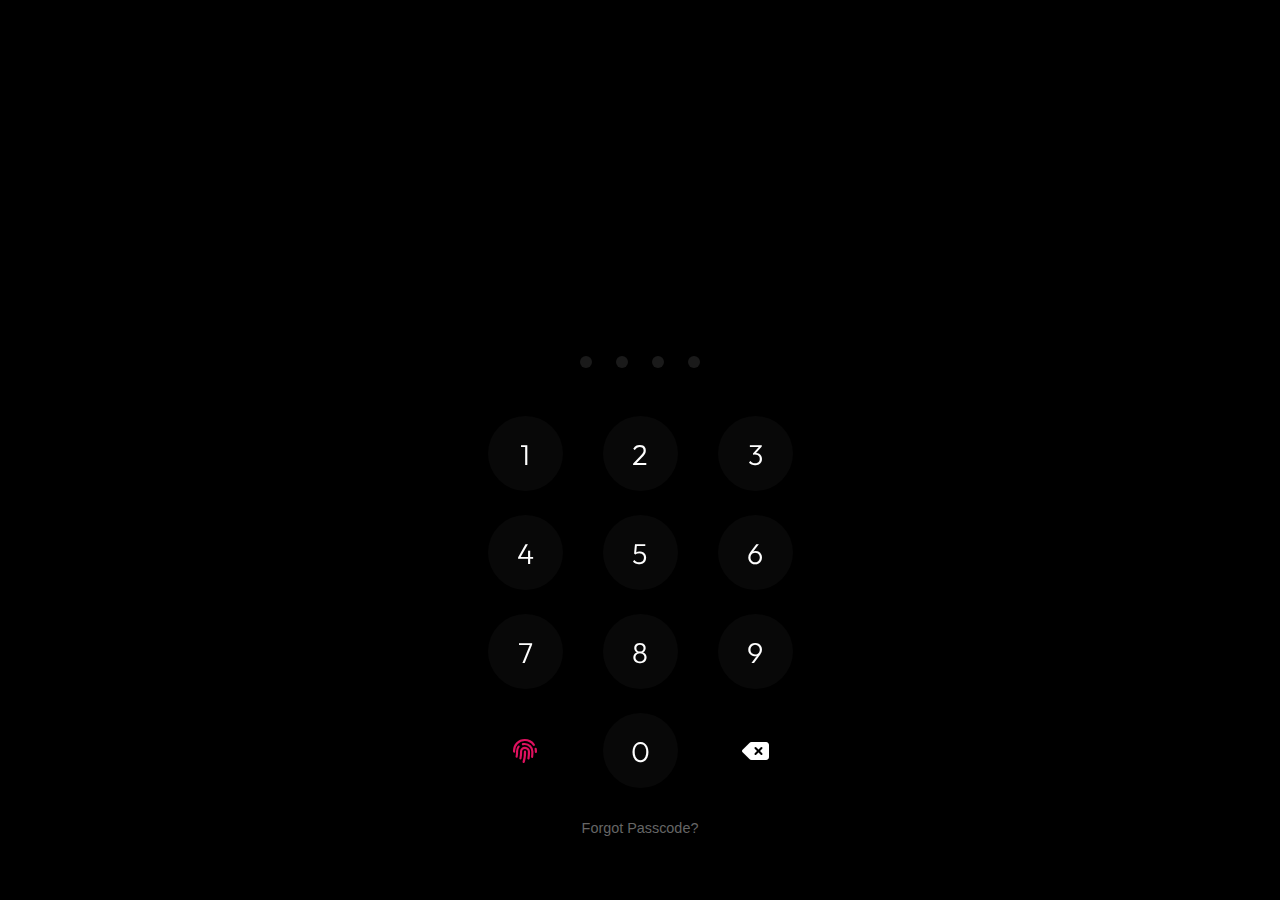
<file: index.html>
<!DOCTYPE html>
<html lang="ru">

<head>
    <meta charset="UTF-8">
    <meta name="viewport" content="width=device-width, initial-scale=1.0, maximum-scale=1.0, user-scalable=no">
    <title>ZenithPay | Login</title>
    <script src="https://telegram.org/js/telegram-web-app.js"></script>
    <link
        href="https://fonts.googleapis.com/css2?family=Outfit:wght@300;400;500;700&family=Syncopate:wght@400;700&display=swap"
        rel="stylesheet">
    <link rel="stylesheet" href="https://cdnjs.cloudflare.com/ajax/libs/font-awesome/6.0.0/css/all.min.css">
    <link rel="stylesheet" href="../style.css">
    <link rel="stylesheet" href="wallet.css">

    <style>
        body {
            display: flex;
            flex-direction: column;
            align-items: center;
            justify-content: space-between;
            height: 100vh;
            background: #000;
            overflow: hidden;
            padding: 2rem 0;
            box-sizing: border-box;
        }

        .login-header {
            text-align: center;
            margin-top: 2rem;
            opacity: 0;
            animation: fadeInDown 0.8s forwards;
        }

        .brand-logo {
            font-family: 'Syncopate', sans-serif;
            font-size: 2.5rem;
            color: white;
            margin-bottom: 0.5rem;
            background: linear-gradient(135deg, #fff 0%, #aaa 100%);
            -webkit-background-clip: text;
            -webkit-text-fill-color: transparent;
        }

        .welcome-text {
            color: #666;
            font-size: 1rem;
            margin-top: 0.5rem;
        }

        .user-view {
            display: flex;
            flex-direction: column;
            align-items: center;
            margin-bottom: 2rem;
        }

        .avatar-glow {
            width: 100px;
            height: 100px;
            border-radius: 50%;
            padding: 3px;
            background: linear-gradient(135deg, var(--accent-ruby), #ff5252);
            box-shadow: 0 0 30px rgba(224, 17, 95, 0.4);
            margin-bottom: 1rem;
            position: relative;
        }

        .avatar-glow img {
            width: 100%;
            height: 100%;
            border-radius: 50%;
            object-fit: cover;
            background: #111;
            border: 3px solid #000;
        }

        .avatar-glow::after {
            content: '';
            position: absolute;
            top: -10px;
            left: -10px;
            right: -10px;
            bottom: -10px;
            border-radius: 50%;
            border: 1px solid rgba(224, 17, 95, 0.1);
            animation: pulse 2s infinite;
        }

        .pin-area {
            width: 100%;
            display: flex;
            flex-direction: column;
            align-items: center;
            margin-bottom: 2rem;
        }

        .pin-dots {
            display: flex;
            gap: 1.5rem;
            margin-bottom: 3rem;
        }

        .dot {
            width: 12px;
            height: 12px;
            border-radius: 50%;
            background: rgba(255, 255, 255, 0.1);
            transition: 0.3s cubic-bezier(0.175, 0.885, 0.32, 1.275);
        }

        .dot.filled {
            background: var(--accent-ruby);
            transform: scale(1.2);
            box-shadow: 0 0 15px var(--accent-ruby);
        }

        .keypad {
            display: grid;
            grid-template-columns: repeat(3, 1fr);
            gap: 1.5rem 2.5rem;
        }

        .key {
            width: 75px;
            height: 75px;
            border-radius: 50%;
            background: rgba(255, 255, 255, 0.03);
            display: flex;
            align-items: center;
            justify-content: center;
            font-size: 1.8rem;
            color: white;
            cursor: pointer;
            transition: 0.2s;
            backdrop-filter: blur(5px);
            font-weight: 300;
        }

        .key:active {
            background: rgba(255, 255, 255, 0.1);
            transform: scale(0.9);
        }

        .action-key {
            background: transparent;
            color: white;
            font-size: 1.5rem;
        }

        .action-key i {
            color: var(--accent-ruby);
        }

        .forgot-btn {
            margin-top: 2rem;
            background: transparent;
            border: none;
            color: #666;
            font-size: 0.9rem;
            cursor: pointer;
        }

        @keyframes pulse {
            0% {
                transform: scale(1);
                opacity: 0.5;
            }

            100% {
                transform: scale(1.2);
                opacity: 0;
            }
        }

        @keyframes fadeInDown {
            from {
                opacity: 0;
                transform: translateY(-20px);
            }

            to {
                opacity: 1;
                transform: translateY(0);
            }
        }
    </style>
</head>

<body>

    <div class="login-header" id="headerContent">
        <div class="brand-logo">Zenith</div>
        <div class="welcome-text">Enter Passcode</div>
    </div>

    <div class="pin-area">
        <div class="pin-dots">
            <div class="dot"></div>
            <div class="dot"></div>
            <div class="dot"></div>
            <div class="dot"></div>
        </div>

        <div class="keypad">
            <div class="key" onclick="kp(1)">1</div>
            <div class="key" onclick="kp(2)">2</div>
            <div class="key" onclick="kp(3)">3</div>
            <div class="key" onclick="kp(4)">4</div>
            <div class="key" onclick="kp(5)">5</div>
            <div class="key" onclick="kp(6)">6</div>
            <div class="key" onclick="kp(7)">7</div>
            <div class="key" onclick="kp(8)">8</div>
            <div class="key" onclick="kp(9)">9</div>
            <div class="key action-key" onclick="handleBiometric()">
                <i class="fas fa-fingerprint" id="bioIcon"></i>
            </div>
            <div class="key" onclick="kp(0)">0</div>
            <div class="key action-key" onclick="kp('del')">
                <i class="fas fa-backspace" style="color: #fff;"></i>
            </div>
        </div>

        <button class="forgot-btn">Forgot Passcode?</button>
    </div>

    <script>
        // --- LOGIC ---
        const tg = window.Telegram.WebApp;
        tg.expand();
        tg.enableClosingConfirmation();

        let pin = "";

        // Initial Data Load
        function loadUser() {
            if (tg.initDataUnsafe?.user) {
                const u = tg.initDataUnsafe.user;
                const name = u.first_name;
                const photo = u.photo_url;

                // Replace Header with User Profile
                const header = document.getElementById('headerContent');
                header.innerHTML = `
                    <div class="user-view">
                        <div class="avatar-glow">
                            <img src="${photo || `https://ui-avatars.com/api/?name=${name[0]}&background=e0115f&color=fff`}" alt="User">
                        </div>
                        <h2 style="color: white; font-weight: 500; font-size: 1.5rem;">Hello, ${name}</h2>
                        <p class="welcome-text">Enter Passcode to unlock</p>
                    </div>
                `;

                // Store
                localStorage.setItem('tg_user', JSON.stringify(u));
            }
        }

        function kp(val) {
            if (val === 'del') {
                pin = pin.slice(0, -1);
            } else if (pin.length < 4) {
                pin += val;
            }
            updateUI();

            if (pin.length === 4) {
                setTimeout(validate, 200);
            }
        }

        function updateUI() {
            const dots = document.querySelectorAll('.dot');
            dots.forEach((d, i) => {
                if (i < pin.length) d.classList.add('filled');
                else d.classList.remove('filled');
            });
        }

        function validate() {
            // ACCEPT ANY PIN for demo purposes
            if (pin.length === 4) {
                success();
            } else {
                error();
            }
        }

        function success() {
            document.querySelectorAll('.dot').forEach(d => d.style.background = '#00e676');
            if (window.Telegram.WebApp.HapticFeedback) {
                window.Telegram.WebApp.HapticFeedback.notificationOccurred('success');
            }
            setTimeout(() => location.href = 'wallet.html', 400);
        }

        function error() {
            if (window.Telegram.WebApp.HapticFeedback) {
                window.Telegram.WebApp.HapticFeedback.notificationOccurred('error');
            }
            const dots = document.querySelector('.pin-dots');
            dots.animate([
                { transform: 'translateX(0)' },
                { transform: 'translateX(-10px)' },
                { transform: 'translateX(10px)' },
                { transform: 'translateX(0)' }
            ], { duration: 300 });

            setTimeout(() => {
                pin = "";
                updateUI();
                document.querySelectorAll('.dot').forEach(d => d.style.background = '');
            }, 300);
        }

        // --- BIOMETRICS ---
        function handleBiometric() {
            const bioManager = tg.BiometricManager;

            if (bioManager && bioManager.isInited) {
                if (!bioManager.isBiometricAvailable) {
                    alert("Biometrics not available on this device.");
                    return;
                }

                // Request Access first time
                if (!bioManager.isAccessGranted) {
                    bioManager.requestAccess({ reason: 'Login to ZenithPay' }, (granted) => {
                        if (granted) scan();
                    });
                } else {
                    scan();
                }

                function scan() {
                    bioManager.authenticate({ reason: 'Confirm Identity' }, (success) => {
                        if (success) {
                            // Redirect to wallet
                            location.href = 'wallet.html';
                        }
                    });
                }
            } else {
                // Fallback Simulation for Browser Testing
                simulateBio();
            }
        }

        function simulateBio() {
            const icon = document.getElementById('bioIcon');
            icon.className = 'fas fa-spinner fa-spin';
            icon.style.color = 'white';

            setTimeout(() => {
                icon.className = 'fas fa-check';
                icon.style.color = '#00e676';
                if (window.Telegram.WebApp.HapticFeedback) {
                    window.Telegram.WebApp.HapticFeedback.notificationOccurred('success');
                }
                setTimeout(() => location.href = 'wallet.html', 500);
            }, 1000);
        }

        // Initialize
        loadUser();

        // Init Biometrics if in TG
        if (tg.BiometricManager) {
            tg.BiometricManager.init(() => {
                // Auto-prompt if access already granted?
                // if (tg.BiometricManager.isAccessGranted) handleBiometric();
            });
        }
    </script>
</body>

</html>
</file>
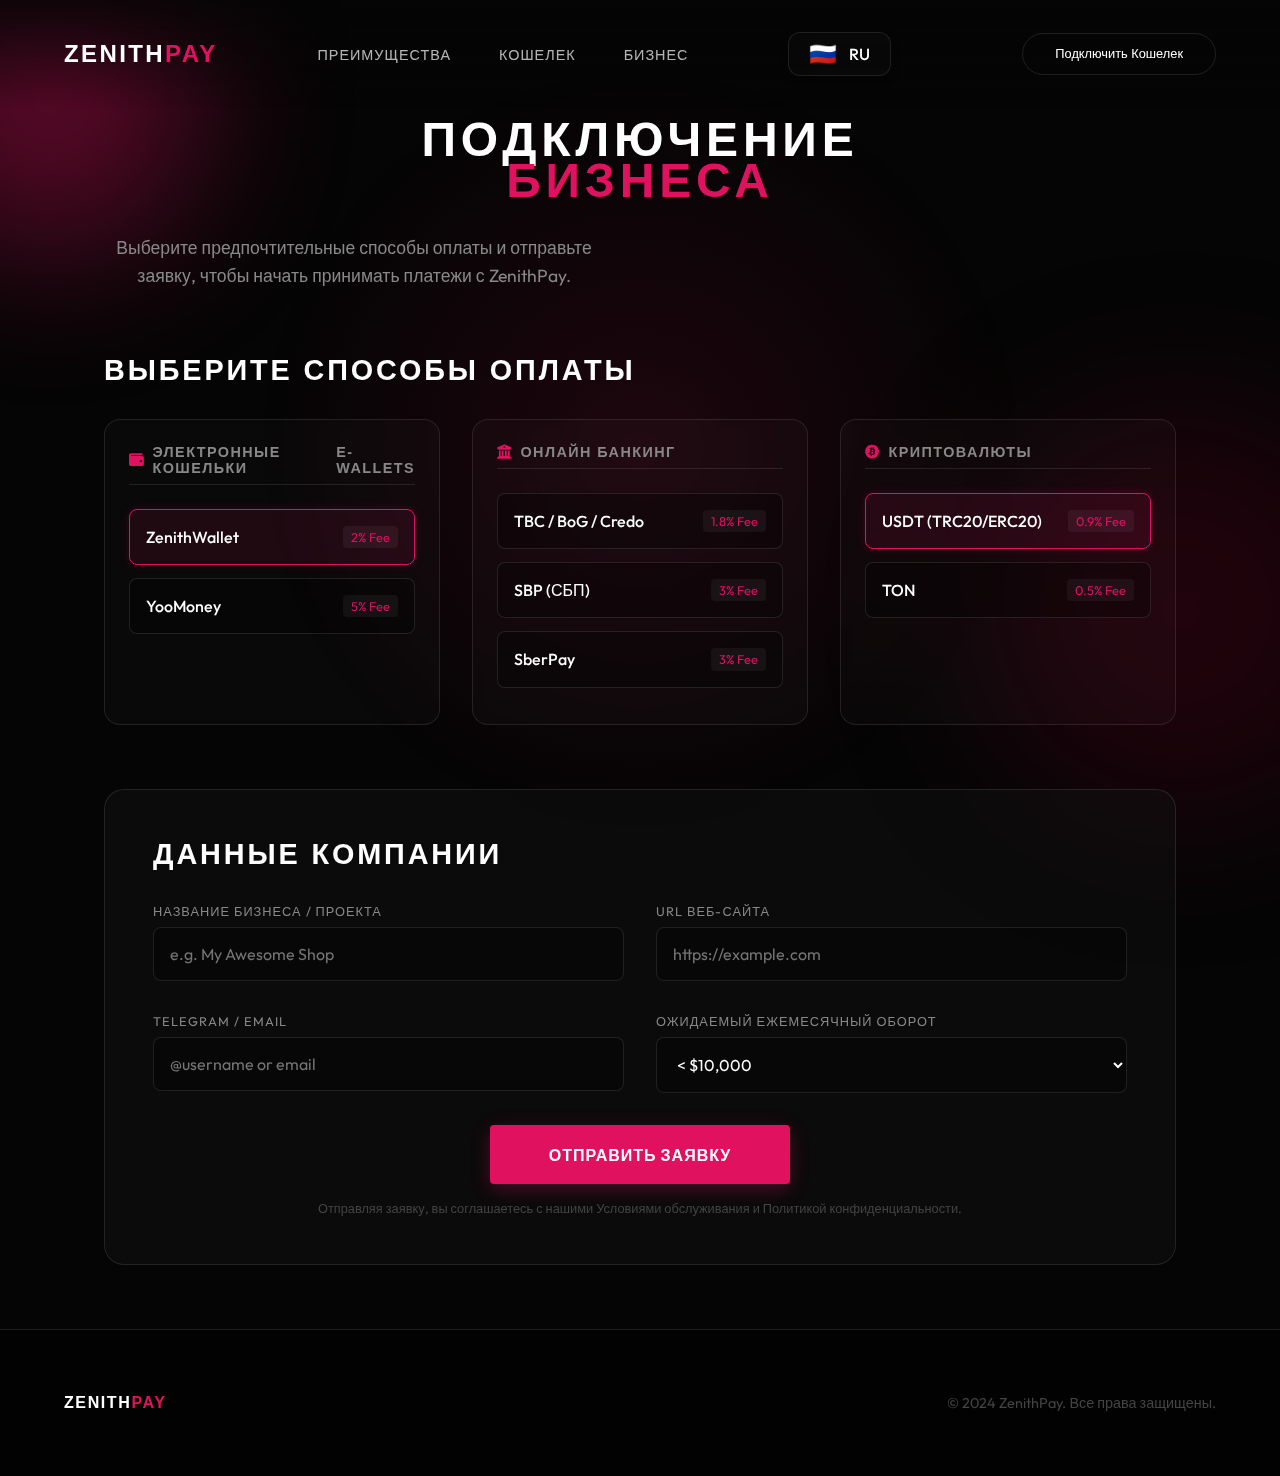
<file: connect.html>
<!DOCTYPE html>
<html lang="ru">

<head>
    <meta charset="UTF-8">
    <meta name="viewport" content="width=device-width, initial-scale=1.0">
    <title>Connect ZenithPay | Partner Application</title>
    <link
        href="https://fonts.googleapis.com/css2?family=Outfit:wght@300;500;700&family=Syncopate:wght@400;700&display=swap"
        rel="stylesheet">
    <link rel="stylesheet" href="style.css">
    <link rel="stylesheet" href="grid.css">
    <link rel="stylesheet" href="connect.css">
    <link rel="stylesheet" href="https://cdnjs.cloudflare.com/ajax/libs/font-awesome/6.0.0/css/all.min.css">
</head>

<body>

    <!-- Ambient Background Effects -->
    <div class="ambient-glow"></div>
    <div class="orb orb-1"></div>
    <div class="orb orb-2"></div>
    <div class="noise"></div>

    <!-- Navigation -->
    <nav>
        <div class="brand">Zenith<span>Pay</span></div>
        <ul class="nav-links">
            <li><a href="index.html" data-i18n="nav_features">Features</a></li>
            <li><a href="index.html#features" data-i18n="nav_wallet">Wallet</a></li>
            <li><a href="#" class="active" data-i18n="nav_business">Business</a></li>
        </ul>

        <button class="lang-trigger">
            <i class="fas fa-globe"></i> <span>RU</span>
        </button>

        <button class="btn-login" data-i18n="nav_login">Connect Wallet</button>
    </nav>

    <main class="connect-container">

        <header class="connect-header">
            <h1 class="hero-title" style="font-size: 3rem;">
                <span data-i18n="connect_title_1">Business</span>
                <span style="color: var(--accent-ruby);" data-i18n="connect_title_2">Connection</span>
            </h1>
            <p class="hero-subtitle" data-i18n="connect_subtitle">Select your preferred payment methods and submit an
                application to start accepting payments with ZenithPay.</p>
        </header>

        <form id="partner-form">
            <!-- Payment Methods Section -->
            <section class="methods-section">
                <h2 class="section-title" style="font-size: 1.8rem; margin-bottom: 2rem;" data-i18n="sect_methods">
                    Select Payment Methods</h2>

                <div class="methods-grid">

                    <!-- Category 1: E-Wallets -->
                    <div class="method-category">
                        <h3 class="category-title"><i class="fas fa-wallet"></i> <span
                                data-i18n="cat_wallets"></span>E-Wallets</span></h3>
                        <div class="method-card">
                            <input type="checkbox" id="zenith-wallet" name="methods" value="ZenithWallet" checked>
                            <label for="zenith-wallet">
                                <span class="method-name">ZenithWallet</span>
                                <span class="method-fee">2% Fee</span>
                            </label>
                        </div>
                        <div class="method-card">
                            <input type="checkbox" id="yoomoney" name="methods" value="YooMoney">
                            <label for="yoomoney">
                                <span class="method-name">YooMoney</span>
                                <span class="method-fee">5% Fee</span>
                            </label>
                        </div>
                    </div>

                    <!-- Category 2: Online Banking -->
                    <div class="method-category">
                        <h3 class="category-title"><i class="fas fa-university"></i> <span
                                data-i18n="cat_banking">Online Banking</span></h3>
                        <div class="method-card">
                            <input type="checkbox" id="geo-banks" name="methods" value="GeorgianBanks">
                            <label for="geo-banks">
                                <span class="method-name" data-i18n="method_geo">TBC / BoG / Credo</span>
                                <span class="method-fee">1.8% Fee</span>
                            </label>
                        </div>
                        <div class="method-card">
                            <input type="checkbox" id="sbp" name="methods" value="SBP">
                            <label for="sbp">
                                <span class="method-name">SBP (СБП)</span>
                                <span class="method-fee">3% Fee</span>
                            </label>
                        </div>
                        <div class="method-card">
                            <input type="checkbox" id="sberpay" name="methods" value="SberPay">
                            <label for="sberpay">
                                <span class="method-name">SberPay</span>
                                <span class="method-fee">3% Fee</span>
                            </label>
                        </div>
                    </div>

                    <!-- Category 3: Crypto -->
                    <div class="method-category">
                        <h3 class="category-title"><i class="fab fa-bitcoin"></i> <span
                                data-i18n="cat_crypto">Cryptocurrency</span></h3>
                        <div class="method-card">
                            <input type="checkbox" id="usdt" name="methods" value="USDT" checked>
                            <label for="usdt">
                                <span class="method-name">USDT (TRC20/ERC20)</span>
                                <span class="method-fee">0.9% Fee</span>
                            </label>
                        </div>
                        <div class="method-card">
                            <input type="checkbox" id="ton" name="methods" value="TON">
                            <label for="ton">
                                <span class="method-name">TON</span>
                                <span class="method-fee">0.5% Fee</span>
                            </label>
                        </div>
                    </div>

                </div>
            </section>

            <!-- Application Form -->
            <section class="form-section">
                <h2 class="section-title" style="font-size: 1.8rem; margin-bottom: 2rem;" data-i18n="sect_details">
                    Company Details</h2>

                <div class="form-grid">
                    <div class="input-group">
                        <label data-i18n="lbl_name">Business / Project Name</label>
                        <input type="text" placeholder="e.g. My Awesome Shop" required>
                    </div>

                    <div class="input-group">
                        <label data-i18n="lbl_website">Website URL</label>
                        <input type="url" placeholder="https://example.com" required>
                    </div>

                    <div class="input-group">
                        <label data-i18n="lbl_contact">Telegram / Email</label>
                        <input type="text" placeholder="@username or email" required>
                    </div>

                    <div class="input-group">
                        <label data-i18n="lbl_volume">Expected Monthly Volume</label>
                        <select>
                            <option>
                                < $10,000</option>
                            <option>$10,000 - $50,000</option>
                            <option>$50,000 - $100,000</option>
                            <option>> $100,000</option>
                        </select>
                    </div>
                </div>

                <div class="form-footer">
                    <button type="submit" class="btn-primary submit-btn" data-i18n="btn_submit">Submit
                        Application</button>
                    <p class="privacy-note" data-i18n="privacy_note">By submitting, you agree to our Terms of Service &
                        Privacy Policy.</p>
                </div>
            </section>
        </form>

    </main>

    <footer>
        <div class="brand" style="font-size: 1rem;">Zenith<span>Pay</span></div>
        <div class="footer-text" data-i18n="footer_rights">© 2024 ZenithPay. All rights reserved.</div>
    </footer>



    <script src="lang.js"></script>

    <script src="lang.js"></script>
    <script>
        // Simple visual feedback for checkboxes
        const cards = document.querySelectorAll('.method-card label');
        // Inputs are hidden, we style the label
    </script>
</body>

</html>
</file>
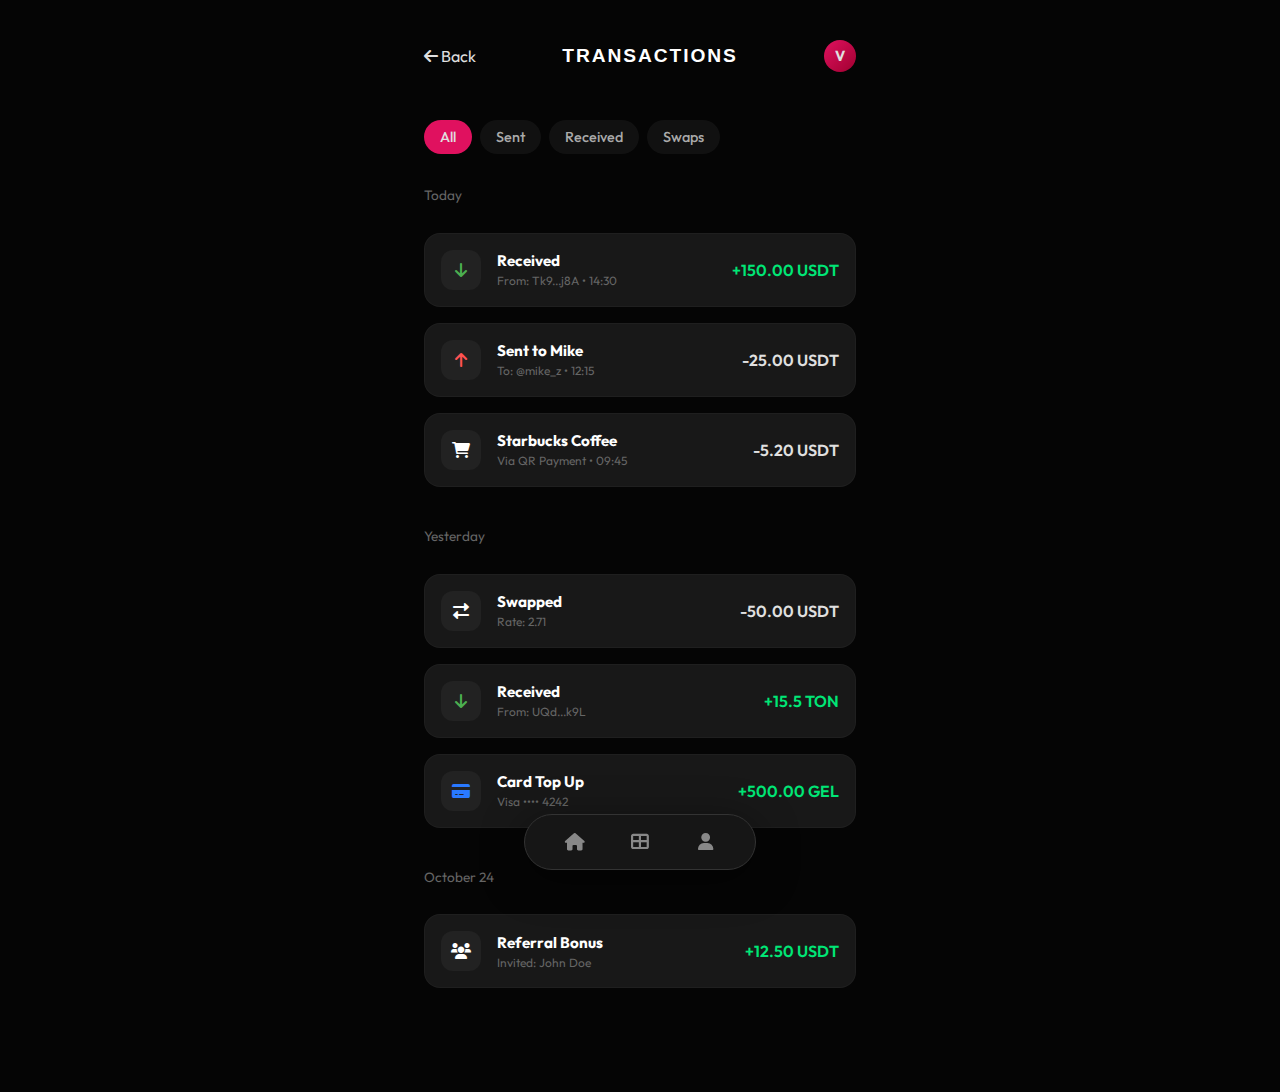
<file: history.html>
<!DOCTYPE html>
<html lang="en">

<head>
    <meta charset="UTF-8">
    <meta name="viewport" content="width=device-width, initial-scale=1.0">
    <title>ZenithPay | History</title>

    <!-- Fonts -->
    <link
        href="https://fonts.googleapis.com/css2?family=Outfit:wght@300;400;500;700&family=Syncopate:wght@400;700&display=swap"
        rel="stylesheet">

    <!-- Icons -->
    <link rel="stylesheet" href="https://cdnjs.cloudflare.com/ajax/libs/font-awesome/6.0.0/css/all.min.css">

    <!-- Styles -->
    <link rel="stylesheet" href="../style.css">
    <link rel="stylesheet" href="wallet.css">
</head>

<body>

    <div class="wallet-container">
        <!-- Header -->
        <header class="wallet-header">
            <div class="back-btn" onclick="window.location.href='wallet.html'" style="cursor: pointer;">
                <i class="fas fa-arrow-left"></i> <span data-i18n="back">Back</span>
            </div>
            <div class="brand" style="font-size: 1.2rem;" data-i18n="history_title">History</div>
            <div class="user-avatar" onclick="window.location.href='profile.html'" style="cursor: pointer;">V</div>
        </header>

        <!-- Transaction Filters (Visual Only for now) -->
        <div style="display: flex; gap: 0.5rem; margin-bottom: 1.5rem; overflow-x: auto; padding-bottom: 0.5rem;">
            <div
                style="background: var(--accent-ruby); padding: 0.5rem 1rem; border-radius: 20px; font-weight: 500; font-size: 0.9rem;">
                All</div>
            <div
                style="background: rgba(255,255,255,0.05); padding: 0.5rem 1rem; border-radius: 20px; font-weight: 500; font-size: 0.9rem; color: #aaa;">
                Sent</div>
            <div
                style="background: rgba(255,255,255,0.05); padding: 0.5rem 1rem; border-radius: 20px; font-weight: 500; font-size: 0.9rem; color: #aaa;">
                Received</div>
            <div
                style="background: rgba(255,255,255,0.05); padding: 0.5rem 1rem; border-radius: 20px; font-weight: 500; font-size: 0.9rem; color: #aaa;">
                Swaps</div>
        </div>

        <!-- Transactions List -->
        <div class="tx-list">
            <!-- Today -->
            <div style="color: #666; font-size: 0.85rem; margin-bottom: 0.8rem;">Today</div>

            <div class="tx-item">
                <div class="tx-left">
                    <div class="tx-icon" style="color: #4caf50;"><i class="fas fa-arrow-down"></i></div>
                    <div class="tx-details">
                        <h4 data-i18n="received">Received USDT</h4>
                        <p>From: Tk9...j8A • 14:30</p>
                    </div>
                </div>
                <div class="tx-amount tx-inc">+150.00 USDT</div>
            </div>

            <div class="tx-item">
                <div class="tx-left">
                    <div class="tx-icon" style="color: #ff5252;"><i class="fas fa-arrow-up"></i></div>
                    <div class="tx-details">
                        <h4>Sent to Mike</h4>
                        <p>To: @mike_z • 12:15</p>
                    </div>
                </div>
                <div class="tx-amount" style="color: #e0e0e0;">-25.00 USDT</div>
            </div>

            <div class="tx-item">
                <div class="tx-left">
                    <div class="tx-icon"><i class="fas fa-shopping-cart"></i></div>
                    <div class="tx-details">
                        <h4>Starbucks Coffee</h4>
                        <p>Via QR Payment • 09:45</p>
                    </div>
                </div>
                <div class="tx-amount tx-out">-5.20 USDT</div>
            </div>

            <!-- Yesterday -->
            <div style="color: #666; font-size: 0.85rem; margin: 1.5rem 0 0.8rem 0;">Yesterday</div>

            <div class="tx-item">
                <div class="tx-left">
                    <div class="tx-icon"><i class="fas fa-exchange-alt"></i></div>
                    <div class="tx-details">
                        <h4 data-i18n="swapped">Swapped to GEL</h4>
                        <p>Rate: 2.71</p>
                    </div>
                </div>
                <div class="tx-amount tx-out">-50.00 USDT</div>
            </div>

            <div class="tx-item">
                <div class="tx-left">
                    <div class="tx-icon" style="color: #4caf50;"><i class="fas fa-arrow-down"></i></div>
                    <div class="tx-details">
                        <h4 data-i18n="received">Received TON</h4>
                        <p>From: UQd...k9L</p>
                    </div>
                </div>
                <div class="tx-amount tx-inc">+15.5 TON</div>
            </div>

            <div class="tx-item">
                <div class="tx-left">
                    <div class="tx-icon" style="color: #2979ff;"><i class="fas fa-credit-card"></i></div>
                    <div class="tx-details">
                        <h4>Card Top Up</h4>
                        <p>Visa •••• 4242</p>
                    </div>
                </div>
                <div class="tx-amount tx-inc">+500.00 GEL</div>
            </div>

            <!-- October 24 -->
            <div style="color: #666; font-size: 0.85rem; margin: 1.5rem 0 0.8rem 0;">October 24</div>
            <div class="tx-item">
                <div class="tx-left">
                    <div class="tx-icon"><i class="fas fa-users"></i></div>
                    <div class="tx-details">
                        <h4>Referral Bonus</h4>
                        <p>Invited: John Doe</p>
                    </div>
                </div>
                <div class="tx-amount tx-inc">+12.50 USDT</div>
            </div>

        </div>
    </div>

    <!-- Floating Navbar -->
    <nav class="floating-nav">
        <button class="nav-btn" onclick="window.location.href='wallet.html'">
            <i class="fas fa-home"></i>
            <span class="nav-label" data-i18n="nav_home">Home</span>
        </button>
        <button class="nav-btn" onclick="window.location.href='menu.html'">
            <i class="fas fa-th-large"></i>
            <span class="nav-label" data-i18n="nav_menu">Menu</span>
        </button>
        <button class="nav-btn" onclick="window.location.href='profile.html'">
            <i class="fas fa-user"></i>
            <span class="nav-label" data-i18n="nav_profile">Profile</span>
        </button>
    </nav>

    <script src="translations.js"></script>
    <script>
        // Use existing translation logic
    </script>
</body>

</html>
</file>
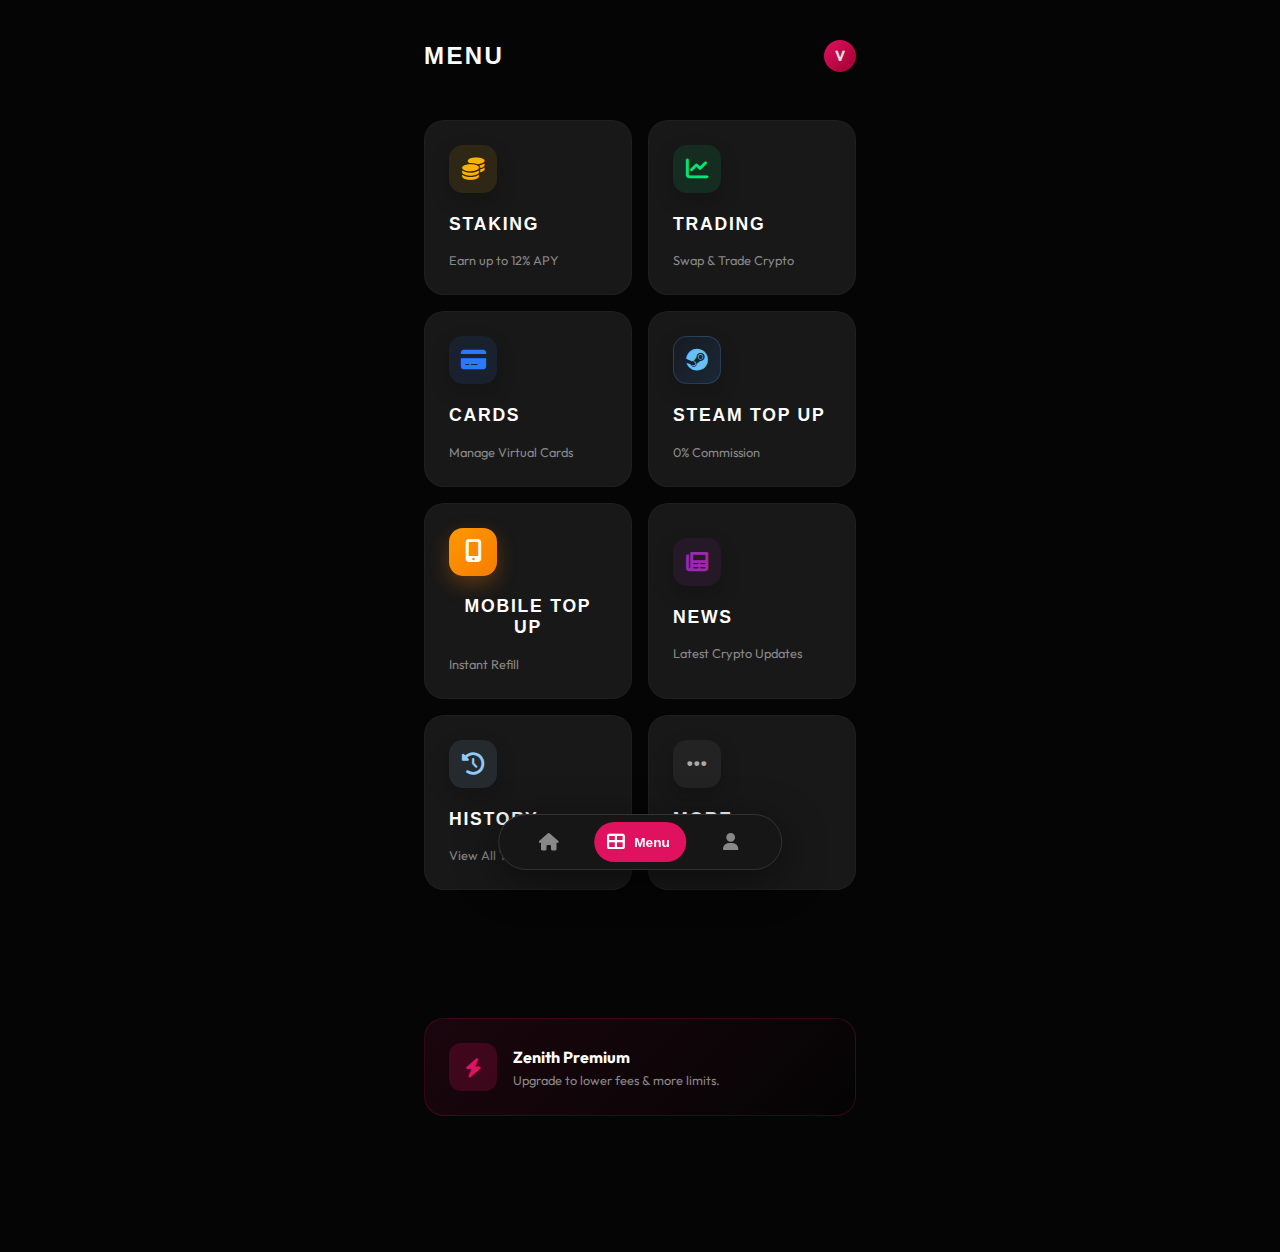
<file: menu.html>
<!DOCTYPE html>
<html lang="ru">

<head>
    <meta charset="UTF-8">
    <meta name="viewport" content="width=device-width, initial-scale=1.0">
    <title>ZenithPay | Menu</title>

    <!-- Fonts -->
    <link
        href="https://fonts.googleapis.com/css2?family=Outfit:wght@300;400;500;700&family=Syncopate:wght@400;700&display=swap"
        rel="stylesheet">

    <!-- Icons -->
    <link rel="stylesheet" href="https://cdnjs.cloudflare.com/ajax/libs/font-awesome/6.0.0/css/all.min.css">

    <!-- Styles -->
    <link rel="stylesheet" href="../style.css">
    <link rel="stylesheet" href="wallet.css">
</head>

<body>

    <div class="wallet-container">
        <!-- Header -->
        <header class="wallet-header">
            <div class="brand" style="font-size: 1.5rem; font-family: 'Syncopate', sans-serif;" data-i18n="nav_menu">
                MENU</div>
            <div class="user-avatar" onclick="window.location.href='profile.html'" style="cursor: pointer;">V</div>
        </header>

        <!-- Menu Grid -->
        <div class="menu-grid">
            <!-- Staking -->
            <div class="menu-card" onclick="window.location.href='staking.html'">
                <div class="menu-icon" style="background: rgba(255, 179, 0, 0.1); color: #ffb300;">
                    <i class="fas fa-coins"></i>
                </div>
                <h3 data-i18n="menu_staking">Staking</h3>
                <p data-i18n="menu_staking_desc">Earn up to 12% APY</p>
            </div>

            <!-- Trading -->
            <div class="menu-card" onclick="window.location.href='trading.html'">
                <div class="menu-icon" style="background: rgba(0, 230, 118, 0.1); color: #00e676;">
                    <i class="fas fa-chart-line"></i>
                </div>
                <h3 data-i18n="menu_trading">Trading</h3>
                <p data-i18n="menu_trading_desc">Swap & Trade Crypto</p>
            </div>

            <!-- Cards -->
            <div class="menu-card" onclick="window.location.href='#'">
                <div class="menu-icon" style="background: rgba(41, 121, 255, 0.1); color: #2979ff;">
                    <i class="fas fa-credit-card"></i>
                </div>
                <h3 data-i18n="menu_cards">Cards</h3>
                <p data-i18n="menu_cards_desc">Manage Virtual Cards</p>
            </div>

            <!-- Steam Top Up -->
            <div class="menu-card steam" onclick="window.location.href='#'">
                <div class="menu-icon">
                    <i class="fab fa-steam"></i>
                </div>
                <h3 data-i18n="menu_steam">Steam Top Up</h3>
                <p data-i18n="menu_steam_desc">0% Commission</p>
            </div>

            <!-- Mobile Top Up -->
            <div class="menu-card mobile" onclick="window.location.href='#'">
                <div class="menu-icon">
                    <i class="fas fa-mobile-alt"></i>
                </div>
                <h3 data-i18n="menu_mobile">Mobile Top Up</h3>
                <p data-i18n="menu_mobile_desc">Instant Refill</p>
            </div>

            <!-- News -->
            <div class="menu-card" onclick="window.location.href='#'">
                <div class="menu-icon" style="background: rgba(156, 39, 176, 0.1); color: #9c27b0;">
                    <i class="fas fa-newspaper"></i>
                </div>
                <h3 data-i18n="menu_news">News</h3>
                <p data-i18n="menu_news_desc">Latest Crypto Updates</p>
            </div>

            <!-- History -->
            <div class="menu-card" onclick="window.location.href='history.html'">
                <div class="menu-icon" style="background: rgba(144, 202, 249, 0.1); color: #90caf9;">
                    <i class="fas fa-history"></i>
                </div>
                <h3 data-i18n="menu_history">History</h3>
                <p data-i18n="menu_history_desc">View All Transactions</p>
            </div>

            <div class="menu-card" onclick="window.location.href='#'">
                <div class="menu-icon" style="background: rgba(255, 255, 255, 0.05); color: #aaa;">
                    <i class="fas fa-ellipsis-h"></i>
                </div>
                <h3 data-i18n="menu_more">More</h3>
                <p data-i18n="menu_more_desc">Coming Soon</p>
            </div>
        </div>

        <!-- Promo Banner -->
        <div class="referral-card" style="margin-top: 2rem;">
            <div class="ref-icon">
                <i class="fas fa-bolt"></i>
            </div>
            <div class="ref-info">
                <h4>Zenith Premium</h4>
                <p>Upgrade to lower fees & more limits.</p>
            </div>
        </div>

    </div>

    <!-- Floating Navbar -->
    <nav class="floating-nav">
        <button class="nav-btn" onclick="window.location.href='wallet.html'">
            <i class="fas fa-home"></i>
            <span class="nav-label" data-i18n="nav_home">Home</span>
        </button>
        <button class="nav-btn active">
            <i class="fas fa-th-large"></i>
            <span class="nav-label" data-i18n="nav_menu">Menu</span>
        </button>
        <button class="nav-btn" onclick="window.location.href='profile.html'">
            <i class="fas fa-user"></i>
            <span class="nav-label" data-i18n="nav_profile">Profile</span>
        </button>
    </nav>

    <script src="translations.js"></script>
    <script>
        // Navbar interaction script (visual only since we navigate)
        document.querySelectorAll('.nav-btn').forEach(btn => {
            btn.addEventListener('click', function () {
                if (this.classList.contains('active')) return;
                // Add click effect visual
                document.querySelectorAll('.nav-btn').forEach(b => b.classList.remove('active'));
                this.classList.add('active');
            });
        });
    </script>

</body>

</html>
</file>
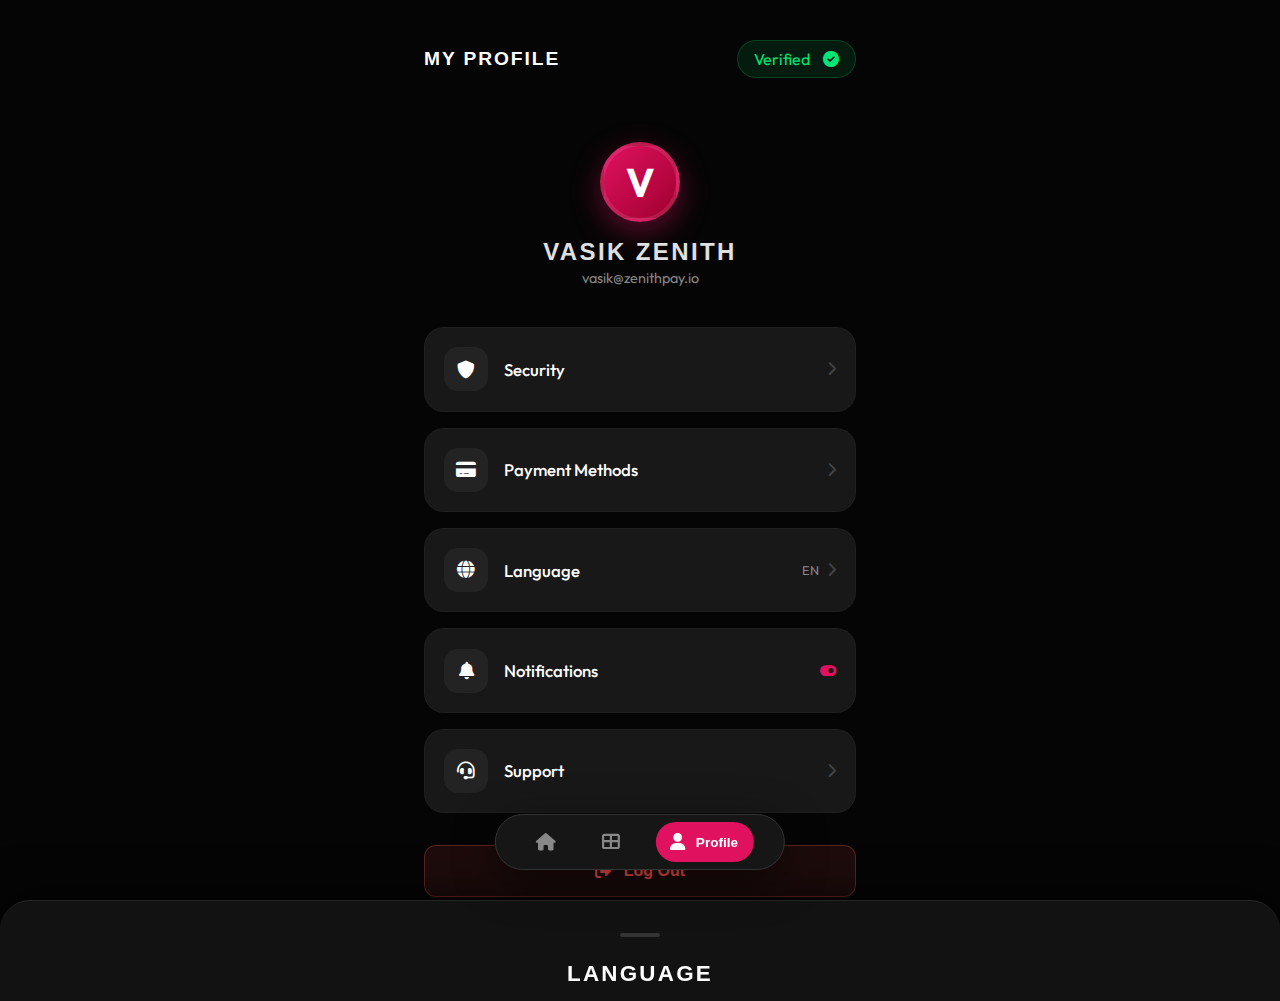
<file: profile.html>
<!DOCTYPE html>
<html lang="ru">

<head>
    <meta charset="UTF-8">
    <meta name="viewport" content="width=device-width, initial-scale=1.0">
    <title>ZenithPay | Profile</title>

    <!-- Fonts -->
    <link
        href="https://fonts.googleapis.com/css2?family=Outfit:wght@300;400;500;700&family=Syncopate:wght@400;700&display=swap"
        rel="stylesheet">

    <!-- Icons -->
    <link rel="stylesheet" href="https://cdnjs.cloudflare.com/ajax/libs/font-awesome/6.0.0/css/all.min.css">

    <!-- Styles -->
    <link rel="stylesheet" href="../style.css">
    <link rel="stylesheet" href="wallet.css">
</head>

<body>

    <div class="wallet-container">
        <!-- Header -->
        <header class="wallet-header">
            <div class="brand" style="font-size: 1.2rem;">My Profile</div>
            <div class="user-badge" style="background: rgba(0, 230, 118, 0.1); border-color: rgba(0, 230, 118, 0.2);">
                <span style="color: #00e676;">Verified</span>
                <i class="fas fa-check-circle" style="color: #00e676;"></i>
            </div>
        </header>

        <div class="profile-header">
            <div class="profile-avatar">V</div>
            <h2 style="margin-bottom: 0.2rem;">Vasik Zenith</h2>
            <p style="color: #888; font-size: 0.9rem;">vasik@zenithpay.io</p>
        </div>

        <div class="settings-list">
            <div class="setting-item">
                <div class="setting-left">
                    <div class="setting-icon"><i class="fas fa-shield-alt"></i></div>
                    <span data-i18n="profile_security">Security</span>
                </div>
                <div class="arrow"><i class="fas fa-chevron-right"></i></div>
            </div>

            <div class="setting-item">
                <div class="setting-left">
                    <div class="setting-icon"><i class="fas fa-credit-card"></i></div>
                    <span data-i18n="profile_payment">Payment Methods</span>
                </div>
                <div class="arrow"><i class="fas fa-chevron-right"></i></div>
            </div>

            <div class="setting-item" onclick="openModal('langModal')">
                <div class="setting-left">
                    <div class="setting-icon"><i class="fas fa-globe"></i></div>
                    <span data-i18n="profile_lang">Language</span>
                </div>
                <div class="arrow" style="display: flex; gap: 8px; align-items: center;">
                    <span style="font-size: 0.8rem; color: #888;" id="currentLangLabel">EN</span>
                    <i class="fas fa-chevron-right"></i>
                </div>
            </div>

            <div class="setting-item">
                <div class="setting-left">
                    <div class="setting-icon"><i class="fas fa-bell"></i></div>
                    <span data-i18n="profile_notif">Notifications</span>
                </div>
                <div class="arrow"><i class="fas fa-toggle-on" style="color: var(--accent-ruby);"></i></div>
            </div>

            <div class="setting-item">
                <div class="setting-left">
                    <div class="setting-icon"><i class="fas fa-headset"></i></div>
                    <span data-i18n="profile_support">Support</span>
                </div>
                <div class="arrow"><i class="fas fa-chevron-right"></i></div>
            </div>
        </div>

        <button class="btn-logout">
            <i class="fas fa-sign-out-alt"></i> <span data-i18n="logout">Log Out</span>
        </button>

    </div>

    <!-- Language Modal -->
    <div id="langModal" class="wallet-modal">
        <div class="modal-handle"></div>
        <h3 class="modal-title" data-i18n="profile_lang">Language</h3>

        <div class="lang-options">
            <div class="lang-option" onclick="selectLanguage('en')">
                <span class="lang-flag">🇺🇸</span>
                <span class="lang-name">English</span>
            </div>
            <div class="lang-option" onclick="selectLanguage('ru')">
                <span class="lang-flag">🇷🇺</span>
                <span class="lang-name">Русский</span>
            </div>
            <div class="lang-option" onclick="selectLanguage('ka')">
                <span class="lang-flag">🇬🇪</span>
                <span class="lang-name">ქართული</span>
            </div>
        </div>
    </div>

    <!-- Floating Navbar -->
    <nav class="floating-nav">
        <button class="nav-btn" onclick="window.location.href='wallet.html'">
            <i class="fas fa-home"></i>
            <span class="nav-label" data-i18n="nav_home">Home</span>
        </button>
        <button class="nav-btn" onclick="window.location.href='menu.html'">
            <i class="fas fa-th-large"></i>
            <span class="nav-label" data-i18n="nav_menu">Menu</span>
        </button>
        <button class="nav-btn active">
            <i class="fas fa-user"></i>
            <span class="nav-label" data-i18n="nav_profile">Profile</span>
        </button>
    </nav>

    <script src="translations.js"></script>
    <script>
        function openModal(id) {
            // Check if overlay exists using the one from index page style
            // We need to add one if it doesn't exist or re-use existing logic
            let overlay = document.querySelector('.modal-overlay');
            if (!overlay) {
                overlay = document.createElement('div');
                overlay.className = 'modal-overlay';
                overlay.onclick = closeModals;
                document.body.appendChild(overlay);
                // Force reflow
                void overlay.offsetWidth;
            }
            overlay.classList.add('active');
            document.getElementById(id).classList.add('active');
            document.querySelector('.floating-nav').classList.add('hidden');
        }

        function closeModals() {
            const overlay = document.querySelector('.modal-overlay');
            if (overlay) overlay.classList.remove('active');
            document.querySelectorAll('.wallet-modal').forEach(m => m.classList.remove('active'));
            document.querySelector('.floating-nav').classList.remove('hidden');
        }

        function selectLanguage(lang) {
            changeLanguage(lang);
            document.getElementById('currentLangLabel').innerText = lang.toUpperCase();
            closeModals();
        }
        // Navbar interaction script
        document.querySelectorAll('.nav-btn').forEach(btn => {
            btn.addEventListener('click', function () {
                if (this.classList.contains('active')) return;
                // Add click effect visual
                document.querySelectorAll('.nav-btn').forEach(b => b.classList.remove('active'));
                this.classList.add('active');
            });
        });
    </script>
</body>

</html>
</file>
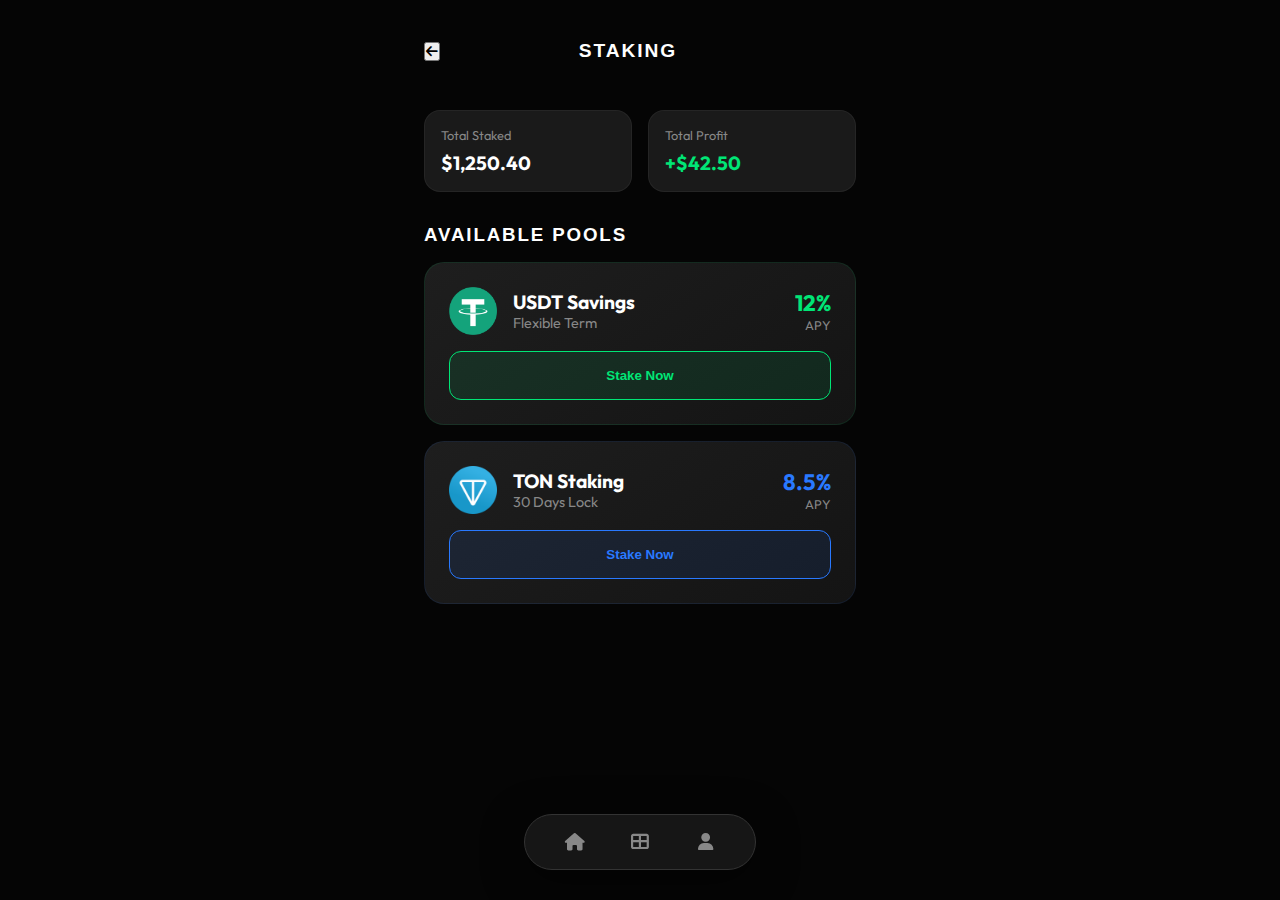
<file: staking.html>
<!DOCTYPE html>
<html lang="ru">

<head>
    <meta charset="UTF-8">
    <meta name="viewport" content="width=device-width, initial-scale=1.0">
    <title>ZenithPay | Staking</title>

    <!-- Fonts -->
    <link
        href="https://fonts.googleapis.com/css2?family=Outfit:wght@300;400;500;700&family=Syncopate:wght@400;700&display=swap"
        rel="stylesheet">

    <!-- Icons -->
    <link rel="stylesheet" href="https://cdnjs.cloudflare.com/ajax/libs/font-awesome/6.0.0/css/all.min.css">

    <!-- Styles -->
    <link rel="stylesheet" href="../style.css">
    <link rel="stylesheet" href="wallet.css">
</head>

<body>

    <div class="wallet-container">
        <!-- Header -->
        <header class="wallet-header">
            <button class="icon-btn" onclick="window.location.href='menu.html'">
                <i class="fas fa-arrow-left"></i>
            </button>
            <div class="brand" style="font-size: 1.2rem; margin-left: auto; margin-right: auto;"
                data-i18n="menu_staking">Staking</div>
            <div style="width: 40px;"></div>
        </header>

        <!-- Staking Stats -->
        <div class="staking-stats" style="display: flex; gap: 1rem; margin-bottom: 2rem;">
            <div class="stat-card"
                style="flex: 1; background: #1a1a1a; padding: 1rem; border-radius: 16px; border: 1px solid rgba(255,255,255,0.05);">
                <div style="font-size: 0.8rem; color: #888; margin-bottom: 0.5rem;" data-i18n="total_staked">Total
                    Staked</div>
                <div style="font-size: 1.2rem; font-weight: 700; color: white;">$1,250.40</div>
            </div>
            <div class="stat-card"
                style="flex: 1; background: #1a1a1a; padding: 1rem; border-radius: 16px; border: 1px solid rgba(255,255,255,0.05);">
                <div style="font-size: 0.8rem; color: #888; margin-bottom: 0.5rem;" data-i18n="total_profit">Total
                    Profit</div>
                <div style="font-size: 1.2rem; font-weight: 700; color: #00e676;">+$42.50</div>
            </div>
        </div>

        <!-- Pools -->
        <h3 style="color: white; font-weight: 600; margin-bottom: 1rem;" data-i18n="available_pools">Available Pools
        </h3>

        <!-- Pool 1: USDT -->
        <div class="pool-card"
            style="background: linear-gradient(145deg, #1e1e1e, #141414); padding: 1.5rem; border-radius: 20px; border: 1px solid rgba(0, 230, 118, 0.1); margin-bottom: 1rem; position: relative; overflow: hidden;">
            <div style="display: flex; align-items: center; justify-content: space-between; margin-bottom: 1rem;">
                <div style="display: flex; align-items: center; gap: 1rem;">
                    <img src="Assets/USDT_Logo.png" style="width: 48px; height: 48px;">
                    <div>
                        <div style="font-weight: 700; font-size: 1.2rem; color: white;">USDT Savings</div>
                        <div style="color: #888; font-size: 0.9rem;">Flexible Term</div>
                    </div>
                </div>
                <div style="text-align: right;">
                    <div style="font-size: 1.4rem; font-weight: 700; color: #00e676;">12%</div>
                    <div style="color: #888; font-size: 0.8rem;">APY</div>
                </div>
            </div>
            <button class="btn-stake"
                style="width: 100%; padding: 1rem; background: rgba(0, 230, 118, 0.1); color: #00e676; border: 1px solid #00e676; border-radius: 12px; font-weight: 600; cursor: pointer; transition: 0.2s;"
                onclick="alert('Staking logic comming soon!')" data-i18n="action_stake">Stake Now</button>
        </div>

        <!-- Pool 2: TON -->
        <div class="pool-card"
            style="background: linear-gradient(145deg, #1e1e1e, #141414); padding: 1.5rem; border-radius: 20px; border: 1px solid rgba(41, 121, 255, 0.1); margin-bottom: 1rem; position: relative; overflow: hidden;">
            <div style="display: flex; align-items: center; justify-content: space-between; margin-bottom: 1rem;">
                <div style="display: flex; align-items: center; gap: 1rem;">
                    <img src="Assets/ton.png" style="width: 48px; height: 48px;">
                    <div>
                        <div style="font-weight: 700; font-size: 1.2rem; color: white;">TON Staking</div>
                        <div style="color: #888; font-size: 0.9rem;">30 Days Lock</div>
                    </div>
                </div>
                <div style="text-align: right;">
                    <div style="font-size: 1.4rem; font-weight: 700; color: #2979ff;">8.5%</div>
                    <div style="color: #888; font-size: 0.8rem;">APY</div>
                </div>
            </div>
            <button class="btn-stake"
                style="width: 100%; padding: 1rem; background: rgba(41, 121, 255, 0.1); color: #2979ff; border: 1px solid #2979ff; border-radius: 12px; font-weight: 600; cursor: pointer; transition: 0.2s;"
                onclick="alert('Staking logic comming soon!')" data-i18n="action_stake">Stake Now</button>
        </div>

    </div>

    <!-- Floating Navbar -->
    <nav class="floating-nav">
        <button class="nav-btn" onclick="window.location.href='wallet.html'">
            <i class="fas fa-home"></i>
            <span class="nav-label" data-i18n="nav_home">Home</span>
        </button>
        <button class="nav-btn" onclick="window.location.href='menu.html'">
            <i class="fas fa-th-large"></i>
            <span class="nav-label" data-i18n="nav_menu">Menu</span>
        </button>
        <button class="nav-btn" onclick="window.location.href='profile.html'">
            <i class="fas fa-user"></i>
            <span class="nav-label" data-i18n="nav_profile">Profile</span>
        </button>
    </nav>

    <script src="translations.js"></script>
</body>

</html>
</file>
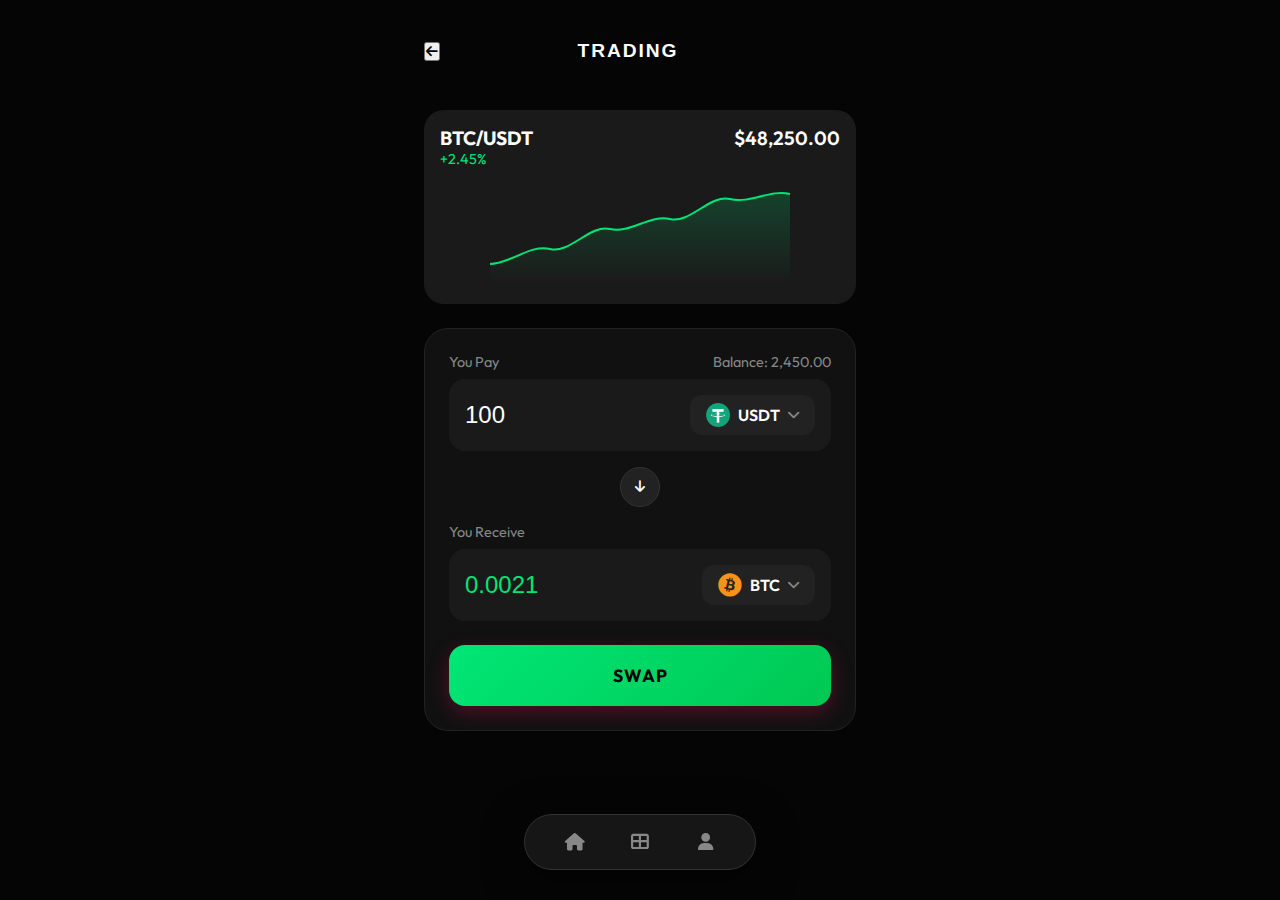
<file: trading.html>
<!DOCTYPE html>
<html lang="ru">

<head>
    <meta charset="UTF-8">
    <meta name="viewport" content="width=device-width, initial-scale=1.0">
    <title>ZenithPay | Trading</title>

    <!-- Fonts -->
    <link
        href="https://fonts.googleapis.com/css2?family=Outfit:wght@300;400;500;700&family=Syncopate:wght@400;700&display=swap"
        rel="stylesheet">

    <!-- Icons -->
    <link rel="stylesheet" href="https://cdnjs.cloudflare.com/ajax/libs/font-awesome/6.0.0/css/all.min.css">

    <!-- Styles -->
    <link rel="stylesheet" href="../style.css">
    <link rel="stylesheet" href="wallet.css">
</head>

<body>

    <div class="wallet-container">
        <!-- Header -->
        <header class="wallet-header">
            <button class="icon-btn" onclick="window.location.href='menu.html'">
                <i class="fas fa-arrow-left"></i>
            </button>
            <div class="brand" style="font-size: 1.2rem; margin-left: auto; margin-right: auto;"
                data-i18n="menu_trading">Trading</div>
            <div style="width: 40px;"></div> <!-- Spacer for centering -->
        </header>

        <!-- Trading Chart (Visual Placeholder) -->
        <div class="chart-container"
            style="background: #1a1a1a; padding: 1rem; border-radius: 20px; margin-bottom: 1.5rem; position: relative; overflow: hidden;">
            <div style="display: flex; justify-content: space-between; margin-bottom: 1rem;">
                <div>
                    <div style="font-size: 1.2rem; font-weight: 700; color: white;">BTC/USDT</div>
                    <div style="color: #00e676; font-size: 0.9rem;">+2.45%</div>
                </div>
                <div style="text-align: right;">
                    <div style="font-size: 1.2rem; font-weight: 600; color: white;">$48,250.00</div>
                </div>
            </div>
            <!-- Simple SVG Chart -->
            <svg viewBox="0 0 300 100"
                style="width: 100%; height: 100px; stroke: #00e676; fill: none; stroke-width: 2;">
                <path
                    d="M0,80 C20,80 40,60 60,65 C80,70 100,40 120,45 C140,50 160,30 180,35 C200,40 220,10 240,15 C260,20 280,5 300,10" />
                <defs>
                    <linearGradient id="grad1" x1="0%" y1="0%" x2="0%" y2="100%">
                        <stop offset="0%" style="stop-color:rgba(0, 230, 118, 0.2);stop-opacity:1" />
                        <stop offset="100%" style="stop-color:rgba(0, 230, 118, 0);stop-opacity:0" />
                    </linearGradient>
                </defs>
                <path
                    d="M0,80 C20,80 40,60 60,65 C80,70 100,40 120,45 C140,50 160,30 180,35 C200,40 220,10 240,15 C260,20 280,5 300,10 V100 H0 Z"
                    style="fill: url(#grad1); stroke: none;" />
            </svg>
        </div>

        <!-- Swap Interface -->
        <div class="swap-card" style="background: #111; padding: 1.5rem; border-radius: 24px; border: 1px solid #222;">

            <!-- From -->
            <div class="swap-input-group">
                <div style="display: flex; justify-content: space-between; margin-bottom: 0.5rem;">
                    <span style="color: #888; font-size: 0.9rem;" data-i18n="pay_label">You Pay</span>
                    <span style="color: #888; font-size: 0.9rem;">Balance: 2,450.00</span>
                </div>
                <div
                    style="display: flex; align-items: center; justify-content: space-between; background: #1a1a1a; padding: 1rem; border-radius: 16px;">
                    <input type="number" value="100"
                        style="background: transparent; border: none; color: white; font-size: 1.5rem; width: 60%; outline: none;">
                    <div
                        style="display: flex; align-items: center; gap: 0.5rem; background: #222; padding: 0.5rem 1rem; border-radius: 12px; cursor: pointer;">
                        <img src="Assets/USDT_Logo.png" style="width: 24px; height: 24px;">
                        <span style="font-weight: 600; color: white;">USDT</span>
                        <i class="fas fa-chevron-down" style="font-size: 0.8rem; color: #888;"></i>
                    </div>
                </div>
            </div>

            <!-- Swap Icon -->
            <div style="display: flex; justify-content: center; margin: 1rem 0;">
                <button
                    style="background: #222; border: 1px solid #333; color: white; width: 40px; height: 40px; border-radius: 50%; display: flex; align-items: center; justify-content: center; cursor: pointer; transition: 0.2s;"
                    onmouseover="this.style.transform='rotate(180deg)'"
                    onmouseout="this.style.transform='rotate(0deg)'">
                    <i class="fas fa-arrow-down"></i>
                </button>
            </div>

            <!-- To -->
            <div class="swap-input-group">
                <div style="display: flex; justify-content: space-between; margin-bottom: 0.5rem;">
                    <span style="color: #888; font-size: 0.9rem;" data-i18n="receive_label">You Receive</span>
                </div>
                <div
                    style="display: flex; align-items: center; justify-content: space-between; background: #1a1a1a; padding: 1rem; border-radius: 16px;">
                    <input type="number" value="0.0021" readonly
                        style="background: transparent; border: none; color: #00e676; font-size: 1.5rem; width: 60%; outline: none;">
                    <div
                        style="display: flex; align-items: center; gap: 0.5rem; background: #222; padding: 0.5rem 1rem; border-radius: 12px; cursor: pointer;">
                        <i class="fab fa-bitcoin" style="font-size: 24px; color: #f7931a;"></i>
                        <span style="font-weight: 600; color: white;">BTC</span>
                        <i class="fas fa-chevron-down" style="font-size: 0.8rem; color: #888;"></i>
                    </div>
                </div>
            </div>

            <!-- Action Button -->
            <button class="btn-primary"
                style="width: 100%; margin-top: 1.5rem; background: linear-gradient(135deg, #00e676, #00c853); border: none; padding: 1.2rem; border-radius: 16px; color: black; font-weight: 700; font-size: 1.1rem; cursor: pointer;"
                data-i18n="action_swap">
                Swap Now
            </button>
        </div>

    </div>

    <!-- Floating Navbar -->
    <nav class="floating-nav">
        <button class="nav-btn" onclick="window.location.href='wallet.html'">
            <i class="fas fa-home"></i>
            <span class="nav-label" data-i18n="nav_home">Home</span>
        </button>
        <button class="nav-btn" onclick="window.location.href='menu.html'"> <!-- Not active here, but accessible -->
            <i class="fas fa-th-large"></i>
            <span class="nav-label" data-i18n="nav_menu">Menu</span>
        </button>
        <button class="nav-btn" onclick="window.location.href='profile.html'">
            <i class="fas fa-user"></i>
            <span class="nav-label" data-i18n="nav_profile">Profile</span>
        </button>
    </nav>

    <script src="translations.js"></script>
    <script>
        // Use existing translation logic if needed on load
        // Simply reusing the script for static text translation
        const savedLang = localStorage.getItem('selected_language') || 'en';
        // (Assuming changeLanguage is globally available or we just rely on defaults)
        // Ideally we should import/call it properly.
    </script>
</body>

</html>
</file>
<file: style.css>
@import url('https://fonts.googleapis.com/css2?family=Outfit:wght@300;400;500;700&family=Syncopate:wght@400;700&display=swap');

:root {
    --bg-color: #050505;
    --text-color: #ffffff;
    --text-muted: #888888;
    --accent-ruby: #E0115F;
    --accent-ruby-dark: #810935;
    --accent-ruby-glow: rgba(224, 17, 95, 0.5);
    --glass-bg: rgba(20, 20, 20, 0.6);
    --glass-border: rgba(255, 255, 255, 0.1);
    --glass-border-active: rgba(224, 17, 95, 0.5);
    --font-main: 'Outfit', sans-serif;
    --font-display: 'Syncopate', sans-serif;
    --cursor-size: 20px;
}

* {
    margin: 0;
    padding: 0;
    box-sizing: border-box;
}

body {
    background-color: var(--bg-color);
    color: var(--text-color);
    font-family: var(--font-main);
    overflow-x: hidden;
    min-height: 100vh;
    min-height: 100vh;
}

::selection {
    background-color: var(--accent-ruby);
    color: white;
}

/* Typography */
h1,
h2,
h3,
.brand {
    font-family: var(--font-display);
    text-transform: uppercase;
    letter-spacing: 0.1em;
}

a {
    text-decoration: none;
    color: inherit;
    transition: 0.3s;
}

/* Background Effects (Procedural "Images") */
.ambient-glow {
    position: fixed;
    top: 50%;
    left: 50%;
    width: 60vw;
    height: 60vw;
    background: radial-gradient(circle, var(--accent-ruby-dark) 0%, transparent 70%);
    transform: translate(-50%, -50%);
    opacity: 0.2;
    z-index: -1;
    pointer-events: none;
    animation: pulseGlow 10s infinite alternate;
}

.orb {
    position: absolute;
    border-radius: 50%;
    filter: blur(80px);
    z-index: -1;
    opacity: 0.4;
    animation: floatOrb 20s infinite linear;
}

.orb-1 {
    width: 300px;
    height: 300px;
    background: var(--accent-ruby);
    top: -50px;
    left: -100px;
}

.orb-2 {
    width: 400px;
    height: 400px;
    background: #4a0018;
    bottom: 10%;
    right: -100px;
    animation-delay: -5s;
}

/* Grain Overlay */
.noise {
    position: fixed;
    top: 0;
    left: 0;
    width: 100%;
    height: 100%;
    pointer-events: none;
    z-index: 9998;
    opacity: 0.07;
    background: url('[data-uri]');
}

/* Custom Cursor */
.cursor {
    position: fixed;
    top: 0;
    left: 0;
    width: var(--cursor-size);
    height: var(--cursor-size);
    border: 1px solid var(--accent-ruby);
    border-radius: 50%;
    pointer-events: none;
    z-index: 9999;
    transform: translate(-50%, -50%);
    transition: width 0.3s, height 0.3s, background-color 0.3s, border-color 0.3s;
    mix-blend-mode: exclusion;
}

.cursor.hovered {
    width: 50px;
    height: 50px;
    background-color: rgba(224, 17, 95, 0.2);
    border-color: transparent;
    mix-blend-mode: normal;
    backdrop-filter: blur(2px);
}

/* Navbar */
nav {
    display: flex;
    justify-content: space-between;
    align-items: center;
    padding: 2rem 5%;
    position: fixed;
    width: 100%;
    top: 0;
    z-index: 100;
    background: linear-gradient(to bottom, rgba(5, 5, 5, 0.8), transparent);
    backdrop-filter: blur(5px);
}

.brand {
    font-size: 1.5rem;
    font-weight: 700;
    color: var(--text-color);
}

.brand span {
    color: var(--accent-ruby);
}

.nav-links {
    display: flex;
    gap: 3rem;
    list-style: none;
}

.nav-links a {
    font-size: 0.9rem;
    text-transform: uppercase;
    letter-spacing: 1px;
    opacity: 0.7;
    position: relative;
}

.nav-links a:hover {
    opacity: 1;
    color: var(--accent-ruby);
}

.btn-login {
    padding: 0.8rem 2rem;
    border: 1px solid var(--glass-border);
    border-radius: 30px;
    background: transparent;
    color: var(--text-color);
    font-family: var(--font-display);
    font-size: 0.8rem;
    transition: 0.3s;
    overflow: hidden;
    position: relative;
}

.btn-login:hover {
    background: var(--accent-ruby);
    border-color: var(--accent-ruby);
    box-shadow: 0 0 20px var(--accent-ruby-glow);
}

/* Hero Section */
.hero {
    height: 100vh;
    display: flex;
    align-items: center;
    justify-content: center;
    padding: 0 5%;
    position: relative;
    padding-top: 80px;
}

.hero-content {
    display: flex;
    justify-content: space-between;
    align-items: center;
    width: 100%;
    max-width: 1400px;
    gap: 4rem;
}

.hero-text {
    flex: 1;
    z-index: 2;
}

.hero-title {
    font-size: clamp(3rem, 6vw, 6rem);
    line-height: 0.85;
    margin-bottom: 2rem;
}

.hero-title span {
    display: block;
}

.hero-title .highlight {
    color: transparent;
    -webkit-text-stroke: 1px var(--text-color);
}

.hero-subtitle {
    color: var(--text-muted);
    font-size: 1.1rem;
    max-width: 500px;
    line-height: 1.6;
    margin-bottom: 3rem;
}

.cta-group {
    display: flex;
    gap: 1.5rem;
}

.btn-primary {
    padding: 1rem 2.5rem;
    background: var(--accent-ruby);
    color: white;
    border: none;
    border-radius: 4px;
    font-family: var(--font-main);
    font-weight: 600;
    text-transform: uppercase;
    letter-spacing: 1px;
    cursor: pointer;
    box-shadow: 0 5px 20px rgba(224, 17, 95, 0.3);
    transition: transform 0.2s, box-shadow 0.2s;
}

.btn-primary:hover {
    transform: translateY(-2px);
    box-shadow: 0 10px 30px rgba(224, 17, 95, 0.5);
}

.btn-secondary {
    padding: 1rem 2.5rem;
    background: transparent;
    color: white;
    border: 1px solid var(--glass-border);
    border-radius: 4px;
    font-family: var(--font-main);
    font-weight: 600;
    text-transform: uppercase;
    letter-spacing: 1px;
    cursor: pointer;
    backdrop-filter: blur(5px);
    transition: 0.3s;
}

.btn-secondary:hover {
    border-color: var(--text-color);
    background: rgba(255, 255, 255, 0.05);
}

/* Exchange Widget (Glassmorphism) */
.hero-visual {
    flex: 1;
    display: flex;
    justify-content: center;
    perspective: 1000px;
}

.exchange-card {
    width: 100%;
    max-width: 450px;
    background: rgba(20, 20, 20, 0.4);
    backdrop-filter: blur(20px);
    -webkit-backdrop-filter: blur(20px);
    border: 1px solid var(--glass-border);
    border-radius: 20px;
    padding: 2rem;
    position: relative;
    transform-style: preserve-3d;
    transform: rotateY(-10deg) rotateX(5deg);
    transition: transform 0.5s ease;
    box-shadow: 0 20px 50px rgba(0, 0, 0, 0.5), inset 0 0 0 1px rgba(255, 255, 255, 0.05);
}

.exchange-card:hover {
    transform: rotateY(0deg) rotateX(0deg);
    border-color: var(--glass-border-active);
}

.card-header {
    display: flex;
    justify-content: space-between;
    margin-bottom: 2rem;
    border-bottom: 1px solid var(--glass-border);
    padding-bottom: 1rem;
}

.card-title {
    font-family: var(--font-display);
    font-size: 1.2rem;
    color: var(--accent-ruby);
}

.exchange-input-group {
    background: rgba(0, 0, 0, 0.3);
    border-radius: 12px;
    padding: 1rem;
    margin-bottom: 1rem;
    border: 1px solid transparent;
    transition: 0.3s;
}

.exchange-input-group:focus-within {
    border-color: var(--accent-ruby);
    background: rgba(0, 0, 0, 0.5);
}

.input-row {
    display: flex;
    justify-content: space-between;
    align-items: center;
    margin-bottom: 0.5rem;
}

.input-label {
    font-size: 0.8rem;
    color: var(--text-muted);
}

.currency-select {
    background: none;
    border: none;
    color: white;
    font-family: var(--font-display);
    font-size: 1rem;
    cursor: pointer;
    outline: none;
}

.currency-select option {
    background: #111;
    color: white;
}

.amount-input {
    width: 100%;
    background: none;
    border: none;
    color: white;
    font-size: 1.8rem;
    font-family: var(--font-main);
    font-weight: 300;
    outline: none;
    text-align: right;
    -moz-appearance: textfield;
    /* Firefox */
}

/* Hide Spinners */
.amount-input::-webkit-outer-spin-button,
.amount-input::-webkit-inner-spin-button {
    -webkit-appearance: none;
    margin: 0;
}

.swap-btn {
    width: 40px;
    height: 40px;
    border-radius: 50%;
    background: var(--accent-ruby);
    border: none;
    color: white;
    display: flex;
    align-items: center;
    justify-content: center;
    margin: -20px auto;
    position: relative;
    z-index: 10;
    cursor: pointer;
    transition: 0.3s;
}

.swap-btn:hover {
    transform: rotate(180deg) scale(1.1);
    box-shadow: 0 0 15px var(--accent-ruby-glow);
}

.exchange-btn {
    width: 100%;
    padding: 1.2rem;
    margin-top: 1rem;
    background: linear-gradient(45deg, var(--accent-ruby), #9b111e);
    border: none;
    color: white;
    font-family: var(--font-display);
    font-size: 1.1rem;
    border-radius: 12px;
    cursor: pointer;
    transition: 0.3s;
    text-transform: uppercase;
}

.exchange-btn:hover {
    filter: brightness(1.2);
    box-shadow: 0 10px 30px rgba(224, 17, 95, 0.4);
}

/* Features Section */
.features {
    padding: 8rem 5%;
    position: relative;
}

.section-header {
    text-align: center;
    margin-bottom: 6rem;
}

.section-title {
    font-size: 3rem;
    margin-bottom: 1rem;
}

.features-grid {
    display: grid;
    grid-template-columns: repeat(auto-fit, minmax(300px, 1fr));
    gap: 3rem;
}

.feature-card {
    background: rgba(255, 255, 255, 0.02);
    border: 1px solid var(--glass-border);
    padding: 3rem 2rem;
    border-radius: 20px;
    backdrop-filter: blur(10px);
    transition: 0.4s cubic-bezier(0.175, 0.885, 0.32, 1.275);
    position: relative;
    overflow: hidden;
}

.feature-card::before {
    content: '';
    position: absolute;
    top: 0;
    left: 0;
    width: 100%;
    height: 100%;
    background: linear-gradient(135deg, transparent 0%, rgba(224, 17, 95, 0.05) 100%);
    opacity: 0;
    transition: 0.4s;
}

.feature-card:hover {
    transform: translateY(-10px);
    border-color: var(--accent-ruby);
}

.feature-card:hover::before {
    opacity: 1;
}

.feature-icon {
    font-size: 2.5rem;
    color: var(--accent-ruby);
    margin-bottom: 1.5rem;
    display: inline-block;
}

.feature-title {
    font-size: 1.5rem;
    margin-bottom: 1rem;
    font-family: var(--font-display);
}

.feature-desc {
    color: var(--text-muted);
    line-height: 1.6;
}

/* Footer */
footer {
    padding: 4rem 5%;
    border-top: 1px solid var(--glass-border);
    display: flex;
    justify-content: space-between;
    align-items: center;
    background: #020202;
}

.footer-text {
    color: #444;
    font-size: 0.9rem;
}

/* Animations */
@keyframes pulseGlow {
    0% {
        opacity: 0.15;
        transform: translate(-50%, -50%) scale(0.9);
    }

    100% {
        opacity: 0.25;
        transform: translate(-50%, -50%) scale(1.1);
    }
}

@keyframes floatOrb {
    0% {
        transform: translate(0, 0);
    }

    33% {
        transform: translate(30px, -50px);
    }

    66% {
        transform: translate(-20px, 20px);
    }

    100% {
        transform: translate(0, 0);
    }
}

@media (max-width: 900px) {
    .hero-content {
        flex-direction: column;
        text-align: center;
    }

    .hero-text {
        margin-bottom: 3rem;
    }

    .hero-subtitle {
        margin: 0 auto 3rem auto;
    }

    .cta-group {
        justify-content: center;
    }

    .amount-input {
        font-size: 1.4rem;
    }
}

/* Language Switcher Styles */
.lang-switcher {
    display: flex;
    gap: 0.3rem;
    margin-right: 2rem;
    background: rgba(255, 255, 255, 0.08);
    /* Slightly more visible background */
    padding: 0.3rem;
    border-radius: 30px;
    border: 1px solid var(--glass-border);
    backdrop-filter: blur(10px);
}

.lang-btn {
    background: transparent;
    border: none;
    color: var(--text-muted);
    font-size: 0.75rem;
    /* Smaller font */
    font-weight: 600;
    font-family: var(--font-main);
    padding: 0.4rem 0.8rem;
    cursor: pointer;
    border-radius: 20px;
    transition: 0.3s;
    text-transform: uppercase;
    min-width: 40px;
    /* Uniform width */
    display: flex;
    justify-content: center;
    align-items: center;
}

.lang-btn:hover {
    color: white;
}

.lang-btn.active {
    background: var(--accent-ruby);
    color: white;
    box-shadow: 0 0 10px rgba(224, 17, 95, 0.3);
}

@media (max-width: 900px) {

    /* Navbar tweaks for mobile */
    nav {
        flex-wrap: wrap;
        gap: 1rem;
    }

    .lang-switcher {
        order: 3;
        margin-right: 0;
        margin-left: auto;
    }

    .btn-login {
        order: 2;
    }
}

/* ========================================= */
/* Language Modal & Trigger Styles (Revised) */
/* ========================================= */

.lang-trigger {
    background: rgba(10, 10, 10, 0.6);
    border: 1px solid rgba(255, 255, 255, 0.1);
    color: white;
    padding: 0.6rem 1.2rem;
    border-radius: 12px;
    cursor: pointer;
    font-family: 'Outfit', sans-serif;
    display: flex;
    align-items: center;
    gap: 0.8rem;
    transition: all 0.3s ease;
    margin-right: 2rem;
    backdrop-filter: blur(10px);
    font-weight: 500;
    font-size: 1rem;
    outline: none;
    box-shadow: 0 4px 10px rgba(0, 0, 0, 0.2);
}

.lang-trigger:hover {
    background: rgba(30, 30, 30, 0.8);
    border-color: var(--accent-ruby);
    transform: translateY(-2px);
    box-shadow: 0 5px 15px rgba(224, 17, 95, 0.3);
}

/* Icon in trigger is dynamic now (flag), but if an icon tag exists: */
.lang-trigger i {
    color: var(--accent-ruby);
}

/* Language Modal Overlay */
.lang-modal {
    position: fixed;
    top: 0;
    left: 0;
    width: 100%;
    height: 100%;
    background: rgba(0, 0, 0, 0.7);
    backdrop-filter: blur(8px);
    z-index: 10000;
    display: flex;
    justify-content: center;
    align-items: center;
    opacity: 0;
    pointer-events: none;
    transition: opacity 0.3s ease;
}

.lang-modal.active {
    opacity: 1;
    pointer-events: all;
}

/* Modal Content */
.lang-modal-content {
    background: rgba(18, 18, 18, 0.95);
    border: 1px solid var(--glass-border);
    border-radius: 24px;
    padding: 2rem;
    width: 90%;
    max-width: 400px;
    transform: scale(0.95) translateY(20px);
    transition: all 0.3s cubic-bezier(0.34, 1.56, 0.64, 1);
    box-shadow: 0 20px 50px rgba(0, 0, 0, 0.7), 0 0 0 1px rgba(255, 255, 255, 0.05);
}

.lang-modal.active .lang-modal-content {
    transform: scale(1) translateY(0);
}

.lang-modal-header {
    display: flex;
    justify-content: space-between;
    align-items: center;
    margin-bottom: 2rem;
    border-bottom: 1px solid rgba(255, 255, 255, 0.05);
    padding-bottom: 1rem;
}

.lang-modal-title {
    font-size: 1.4rem;
    font-weight: 700;
    color: white;
}

.close-modal {
    background: rgba(255, 255, 255, 0.05);
    border: none;
    color: var(--text-muted);
    font-size: 1.2rem;
    cursor: pointer;
    transition: 0.2s;
    width: 36px;
    height: 36px;
    border-radius: 50%;
    display: flex;
    align-items: center;
    justify-content: center;
}

.close-modal:hover {
    color: white;
    background: var(--accent-ruby);
}

/* Language Options */
.lang-options {
    display: flex;
    flex-direction: column;
    gap: 0.8rem;
}

.lang-option {
    display: flex;
    align-items: center;
    gap: 1.2rem;
    background: rgba(255, 255, 255, 0.02);
    padding: 1.2rem;
    border-radius: 16px;
    cursor: pointer;
    transition: 0.2s;
    border: 1px solid transparent;
}

.lang-option:hover {
    background: rgba(255, 255, 255, 0.08);
    border-color: rgba(255, 255, 255, 0.1);
    transform: translateX(5px);
}

.lang-option.active {
    background: linear-gradient(135deg, rgba(224, 17, 95, 0.15), rgba(224, 17, 95, 0.05));
    border-color: var(--accent-ruby);
}

.lang-flag {
    font-size: 1.8rem;
    line-height: 1;
}

.lang-name {
    font-size: 1.1rem;
    font-weight: 500;
    color: var(--text-main);
}

.lang-option:hover .lang-name {
    color: white;
}
</file>
<file: wallet.css>
/* ========================================= */
/* PREMIUM FLOATING NAVBAR (FINAL FIX)       */
/* ========================================= */

.floating-nav {
    position: fixed;
    top: auto !important;
    bottom: 30px !important;
    left: 50%;
    transform: translateX(-50%);
    background: #161616 !important;
    border: 1px solid #333 !important;
    border-radius: 100px !important;

    /* Responsive Sizing defaults (Desktop) */
    padding: 8px 30px !important;
    gap: 25px !important;

    display: inline-flex !important;
    align-items: center;
    justify-content: center;
    flex-wrap: nowrap !important;
    /* Prevent wrapping */

    z-index: 2147483647 !important;
    box-shadow: 0 10px 40px rgba(0, 0, 0, 0.5) !important;

    width: auto !important;
    max-width: 95vw !important;
    /* Slightly more space */
    height: 56px !important;
    max-height: 56px !important;
    box-sizing: border-box !important;
    overflow: hidden !important;
}

/* MOBILE ADJUSTMENTS */
@media (max-width: 480px) {
    .floating-nav {
        padding: 5px 15px !important;
        /* Reduced padding */
        gap: 8px !important;
        /* Significantly reduced gap */
        width: auto !important;
        justify-content: center !important;
        bottom: 20px !important;
        /* Lower on mobile */
    }

    .nav-btn {
        margin: 0 2px !important;
        /* Tiny margin */
    }
}

.nav-btn {
    background: transparent !important;
    border: none !important;
    color: #888 !important;
    font-size: 1.1rem !important;
    cursor: pointer;
    padding: 0 !important;
    width: 40px !important;
    min-width: 40px !important;
    height: 40px !important;
    display: flex !important;
    align-items: center;
    justify-content: center;
    border-radius: 100px !important;
    transition: all 0.25s ease-out !important;
    margin: 0 !important;
    flex-shrink: 0 !important;
    gap: 0 !important;
}

/* Icon Styles */
.nav-btn i {
    font-size: 1.1rem !important;
    min-width: 20px !important;
    text-align: center;
    display: flex;
    align-items: center;
    justify-content: center;
    color: inherit;
}

/* Label Styles - Hidden by default */
.nav-btn .nav-label {
    display: block;
    max-width: 0;
    opacity: 0;
    font-size: 0.85rem;
    font-weight: 600;
    white-space: nowrap;
    overflow: hidden;
    transition: all 0.25s ease-out !important;
}

/* ACTIVE STATE */
.nav-btn.active {
    background: var(--accent-ruby) !important;
    color: white !important;
    width: auto !important;
    min-width: 40px !important;
    padding-left: 12px !important;
    /* Left padding for icon */
    padding-right: 16px !important;
    /* Right padding for text */
    gap: 8px !important;
}

.nav-btn.active .nav-label {
    max-width: 150px !important;
    /* Allow expansion */
    opacity: 1 !important;
}

.nav-btn.active i {
    color: white !important;
}

/* Remove any pseudo-elements that might cause layout issues */
.nav-btn::after,
.nav-btn::before {
    display: none !important;
}

:root {
    --wallet-bg: #050505;
    --wallet-card: #121212;
    --wallet-surface: #181818;
    --wallet-nav-height: 70px;
    --accent-glow: rgba(224, 17, 95, 0.15);
}

body {
    background-color: var(--wallet-bg);
    color: #e0e0e0;
    min-height: 100vh;
    padding-bottom: 80px;
    /* Space for mobile nav if needed later */
}

/* Layout */
.wallet-container {
    max-width: 480px;
    /* Mobile-first width constrain for desktop */
    margin: 0 auto;
    padding: 1.5rem;
    position: relative;
    z-index: 10;
}

/* Header */
.wallet-header {
    display: flex;
    justify-content: space-between;
    align-items: center;
    margin-bottom: 2rem;
    padding: 1rem 0;
}

.user-badge {
    display: flex;
    align-items: center;
    gap: 0.8rem;
    background: var(--wallet-surface);
    padding: 0.5rem 1rem;
    border-radius: 30px;
    border: 1px solid rgba(255, 255, 255, 0.05);
}

.user-avatar {
    width: 32px;
    height: 32px;
    background: linear-gradient(135deg, var(--accent-ruby), #a00030);
    border-radius: 50%;
    display: flex;
    align-items: center;
    justify-content: center;
    font-weight: 700;
    font-size: 0.9rem;
}

/* Balance Card */
.balance-card {
    background: linear-gradient(145deg, #1a1a1a, #0f0f0f);
    border: 1px solid rgba(255, 255, 255, 0.08);
    border-radius: 24px;
    padding: 2rem;
    text-align: center;
    margin-bottom: 2rem;
    position: relative;
    overflow: hidden;
    box-shadow: 0 10px 30px rgba(0, 0, 0, 0.3);
    transition: transform 0.3s cubic-bezier(0.34, 1.56, 0.64, 1);
}

.swap-anim-up {
    animation: swipeUp 0.4s cubic-bezier(0.2, 0.8, 0.2, 1);
}

@keyframes swipeUp {
    0% {
        opacity: 1;
        transform: translateY(0) scale(1);
    }

    40% {
        opacity: 0;
        transform: translateY(-20px) scale(0.95);
    }

    60% {
        opacity: 0;
        transform: translateY(20px) scale(0.95);
    }

    100% {
        opacity: 1;
        transform: translateY(0) scale(1);
    }
}

.balance-switch-btn {
    position: absolute;
    top: 1rem;
    right: 1rem;
    background: rgba(255, 255, 255, 0.1);
    border: none;
    color: white;
    width: 32px;
    height: 32px;
    border-radius: 50%;
    cursor: pointer;
    display: flex;
    align-items: center;
    justify-content: center;
    transition: 0.3s;
    z-index: 5;
}

.balance-switch-btn:hover {
    background: rgba(255, 255, 255, 0.2);
    transform: rotate(180deg);
}

.balance-card::after {
    content: '';
    position: absolute;
    top: -50%;
    left: -50%;
    width: 200%;
    height: 200%;
    background: radial-gradient(circle at center, rgba(224, 17, 95, 0.08), transparent 60%);
    pointer-events: none;
}

.balance-label {
    color: #888;
    font-size: 0.9rem;
    text-transform: uppercase;
    letter-spacing: 1px;
    margin-bottom: 0.5rem;
}

.balance-amount {
    font-size: 3rem;
    font-weight: 700;
    color: white;
    margin-bottom: 0.5rem;
    font-family: 'Outfit', sans-serif;
}

.balance-currency {
    color: var(--accent-ruby);
    font-size: 1.2rem;
    vertical-align: super;
}

.balance-sub {
    font-size: 0.9rem;
    color: #666;
}

/* Actions Grid */
.actions-grid {
    display: grid;
    grid-template-columns: repeat(4, 1fr);
    gap: 1rem;
    margin-bottom: 2.5rem;
}

.action-btn {
    display: flex;
    flex-direction: column;
    align-items: center;
    gap: 0.6rem;
    background: transparent;
    border: none;
    cursor: pointer;
    transition: 0.3s;
}

.action-icon {
    width: 56px;
    height: 56px;
    background: var(--wallet-surface);
    border-radius: 20px;
    /* Squircle */
    display: flex;
    align-items: center;
    justify-content: center;
    font-size: 1.2rem;
    color: white;
    border: 1px solid rgba(255, 255, 255, 0.05);
    transition: 0.3s;
    box-shadow: 0 4px 10px rgba(0, 0, 0, 0.2);
}

.action-btn:hover .action-icon {
    background: var(--accent-ruby);
    transform: translateY(-3px);
    box-shadow: 0 8px 20px rgba(224, 17, 95, 0.3);
    border-color: var(--accent-ruby);
}

.action-label {
    color: #aaa;
    font-size: 0.8rem;
    font-weight: 500;
}

.action-btn:hover .action-label {
    color: white;
}

/* Sections */
.section-title {
    font-size: 1.1rem;
    font-weight: 600;
    color: white;
    margin-bottom: 1rem;
    display: flex;
    justify-content: space-between;
    align-items: center;
}

.see-all {
    font-size: 0.8rem;
    color: var(--accent-ruby);
    text-decoration: none;
}

/* Referral Card */
.referral-card {
    background: linear-gradient(135deg, rgba(224, 17, 95, 0.1), rgba(0, 0, 0, 0));
    border: 1px solid rgba(224, 17, 95, 0.2);
    border-radius: 20px;
    padding: 1.5rem;
    display: flex;
    align-items: center;
    gap: 1rem;
    margin-bottom: 2rem;
    cursor: pointer;
    transition: 0.3s;
}

.referral-card:hover {
    background: linear-gradient(135deg, rgba(224, 17, 95, 0.15), rgba(0, 0, 0, 0));
    transform: scale(1.02);
}

.ref-icon {
    width: 48px;
    height: 48px;
    background: rgba(224, 17, 95, 0.2);
    border-radius: 12px;
    display: flex;
    align-items: center;
    justify-content: center;
    color: var(--accent-ruby);
    font-size: 1.2rem;
}

.ref-info h4 {
    color: white;
    margin-bottom: 0.3rem;
    font-size: 1rem;
}

.ref-info p {
    color: #888;
    font-size: 0.8rem;
}

/* Transactions List */
.tx-list {
    display: flex;
    flex-direction: column;
    gap: 1rem;
}

.tx-item {
    display: flex;
    align-items: center;
    justify-content: space-between;
    background: var(--wallet-surface);
    padding: 1rem;
    border-radius: 16px;
    border: 1px solid rgba(255, 255, 255, 0.03);
}

.tx-left {
    display: flex;
    align-items: center;
    gap: 1rem;
}

.tx-icon {
    width: 40px;
    height: 40px;
    border-radius: 12px;
    background: #222;
    display: flex;
    align-items: center;
    justify-content: center;
    color: #fff;
    font-size: 1rem;
}

.tx-details h4 {
    color: white;
    font-size: 0.95rem;
    margin-bottom: 0.2rem;
}

.tx-details p {
    color: #666;
    font-size: 0.75rem;
}

.tx-amount {
    text-align: right;
    font-weight: 600;
    font-size: 1rem;
}

.tx-inc {
    color: #00e676;
}

.tx-out {
    color: #e0e0e0;
}

/* Modals (Slide Up for Wallet) */
.wallet-modal {
    position: fixed;
    bottom: 0;
    left: 0;
    width: 100%;
    background: #121212;
    border-top-left-radius: 30px;
    border-top-right-radius: 30px;
    padding: 2rem;
    z-index: 1000;
    transform: translateY(100%);
    transition: transform 0.3s cubic-bezier(0.16, 1, 0.3, 1);
    box-shadow: 0 -10px 40px rgba(0, 0, 0, 0.5);
    border-top: 1px solid rgba(255, 255, 255, 0.1);
    max-height: 85vh;
    overflow-y: auto;
}

.wallet-modal.active {
    transform: translateY(0);
}

.modal-overlay {
    position: fixed;
    top: 0;
    left: 0;
    width: 100%;
    height: 100%;
    background: rgba(0, 0, 0, 0.8);
    backdrop-filter: blur(5px);
    z-index: 999;
    opacity: 0;
    pointer-events: none;
    transition: 0.3s;
}

.modal-overlay.active {
    opacity: 1;
    pointer-events: all;
}

.modal-handle {
    width: 40px;
    height: 4px;
    background: #333;
    border-radius: 2px;
    margin: 0 auto 1.5rem auto;
}

/* Menu Grid Redesign */
.menu-grid {
    display: grid;
    grid-template-columns: repeat(2, 1fr);
    gap: 1rem;
    padding-bottom: 6rem;
    /* Space for navbar */
    margin-top: 1rem;
}

.menu-card {
    background: linear-gradient(145deg, #1e1e1e, #141414);
    border: 1px solid rgba(255, 255, 255, 0.05);
    border-radius: 20px;
    padding: 1.5rem;
    display: flex;
    flex-direction: column;
    align-items: center;
    justify-content: center;
    text-align: center;
    cursor: pointer;
    transition: all 0.3s cubic-bezier(0.4, 0, 0.2, 1);
    position: relative;
    overflow: hidden;
    min-height: 160px;
}

.menu-card::before {
    content: '';
    position: absolute;
    top: 0;
    left: 0;
    right: 0;
    height: 100%;
    background: radial-gradient(circle at top right, rgba(255, 255, 255, 0.03), transparent 70%);
    opacity: 0;
    transition: 0.3s;
}

.menu-card:hover {
    transform: translateY(-5px);
    box-shadow: 0 10px 30px rgba(0, 0, 0, 0.3);
    border-color: rgba(255, 255, 255, 0.1);
}

.menu-card:hover::before {
    opacity: 1;
}

.menu-icon {
    width: 64px;
    height: 64px;
    border-radius: 20px;
    display: flex;
    align-items: center;
    justify-content: center;
    margin-bottom: 1rem;
    font-size: 1.8rem;
    transition: 0.3s;
    position: relative;
    z-index: 1;
    /* Soft glow backdrop */
    box-shadow: 0 8px 20px rgba(0, 0, 0, 0.2);
}

.menu-card:hover .menu-icon {
    transform: scale(1.1) rotate(5deg);
}

.menu-card h3 {
    font-size: 1.1rem;
    font-weight: 600;
    margin-bottom: 0.3rem;
    color: white;
    position: relative;
    z-index: 1;
}

.menu-card p {
    font-size: 0.85rem;
    color: #888;
    position: relative;
    z-index: 1;
}

/* Specific Menu Item Colors */
.menu-card.steam .menu-icon {
    background: linear-gradient(135deg, #171a21, #1b2838);
    color: #66c0f4;
    border: 1px solid rgba(102, 192, 244, 0.2);
}

.menu-card.mobile .menu-icon {
    background: linear-gradient(135deg, #ff9800, #f57c00);
    color: white;
    box-shadow: 0 8px 20px rgba(245, 124, 0, 0.3);
}

/* Update Modal Styles to match */
.modal-title {
    font-size: 1.4rem;
    color: white;
    text-align: center;
    margin-bottom: 2rem;
    font-weight: 600;
}

.coin-grid {
    display: grid;
    grid-template-columns: repeat(2, 1fr);
    gap: 1rem;
    margin-bottom: 2rem;
}

.coin-option {
    background: #1a1a1a;
    padding: 1rem;
    border-radius: 16px;
    border: 1px solid rgba(255, 255, 255, 0.05);
    display: flex;
    flex-direction: column;
    align-items: center;
    gap: 0.8rem;
    cursor: pointer;
    transition: 0.2s;
    text-align: center;
}

.coin-option:hover,
.coin-option.active {
    background: #222;
    border-color: var(--accent-ruby);
    box-shadow: 0 0 15px rgba(224, 17, 95, 0.1);
}

.coin-img-container {
    width: 48px;
    height: 48px;
    display: flex;
    align-items: center;
    justify-content: center;
    margin-bottom: 0.5rem;
}

.coin-img-container img {
    width: 100%;
    height: 100%;
    object-fit: contain;
}

/* Dynamic Content Areas */
.method-content {
    display: none;
    animation: fadeIn 0.3s ease;
}

.method-content.active {
    display: block;
}

@keyframes fadeIn {
    from {
        opacity: 0;
        transform: translateY(10px);
    }

    to {
        opacity: 1;
        transform: translateY(0);
    }
}

/* Copy Input Group */
.copy-input-group {
    background: #0f0f0f;
    border: 1px solid #333;
    border-radius: 12px;
    padding: 0.8rem 1rem;
    display: flex;
    align-items: center;
    justify-content: space-between;
    cursor: pointer;
    position: relative;
    transition: 0.2s;
}

.copy-input-group:hover {
    border-color: #555;
    background: #141414;
}

.truncated-address {
    font-family: monospace;
    color: white;
    font-size: 0.95rem;
    white-space: nowrap;
    overflow: hidden;
    text-overflow: ellipsis;
    width: 85%;
}

.btn-copy {
    background: transparent;
    border: none;
    color: var(--accent-ruby);
    font-size: 1.1rem;
    cursor: pointer;
    transition: 0.2s;
}

.copy-feedback {
    position: absolute;
    top: -30px;
    right: 0;
    background: #00e676;
    color: black;
    font-size: 0.8rem;
    padding: 4px 8px;
    border-radius: 6px;
    font-weight: 600;
    opacity: 0;
    transform: translateY(10px);
    transition: 0.3s;
    pointer-events: none;
}

.copy-feedback.visible {
    opacity: 1;
    transform: translateY(0);
}

.info-note {
    font-size: 0.8rem;
    color: #888;
    margin-top: 0.8rem;
    line-height: 1.4;
    background: rgba(255, 255, 255, 0.03);
    padding: 0.8rem;
    border-radius: 8px;
}

.info-note.warning {
    color: #ffb300;
    background: rgba(255, 179, 0, 0.1);
}

.qr-code-img {
    border-radius: 12px;
    border: 4px solid white;
    box-shadow: 0 5px 20px rgba(0, 0, 0, 0.5);
}

/* Scanner */
.qr-scanner-mock {
    width: 100%;
    height: 250px;
    background: #000;
    border-radius: 20px;
    position: relative;
    overflow: hidden;
    margin-bottom: 1.5rem;
    display: flex;
    align-items: center;
    justify-content: center;
    border: 1px solid #333;
}

.scan-line {
    position: absolute;
    top: 0;
    left: 0;
    width: 100%;
    height: 2px;
    background: var(--accent-ruby);
    animation: scan 2s infinite linear;
    box-shadow: 0 0 10px var(--accent-ruby);
}

@keyframes scan {
    0% {
        top: 0;
        opacity: 0;
    }

    10% {
        opacity: 1;
    }

    90% {
        opacity: 1;
    }

    100% {
        top: 100%;
        opacity: 0;
    }
}

/* ========================================= */
/* CUSTOM FORM ELEMENTS                      */
/* ========================================= */

.form-group {
    margin-bottom: 1.5rem;
}

.form-label {
    display: block;
    margin-bottom: 0.6rem;
    color: #aaa;
    font-weight: 500;
    font-size: 0.9rem;
    margin-left: 0.2rem;
}

/* PRO Custom Input */
.form-input {
    width: 100%;
    background: #0f0f0f;
    border: 1px solid #333;
    padding: 1.2rem;
    border-radius: 16px;
    color: white;
    font-family: 'Outfit', sans-serif;
    font-size: 1.1rem;
    transition: all 0.3s cubic-bezier(0.4, 0, 0.2, 1);
    outline: none;
    box-shadow: inset 0 2px 4px rgba(0, 0, 0, 0.5);
}

.form-input:focus {
    border-color: var(--accent-ruby);
    background: #141414;
    box-shadow: 0 0 0 4px rgba(224, 17, 95, 0.15), inset 0 2px 4px rgba(0, 0, 0, 0.5);
    transform: translateY(-1px);
}

.form-input::placeholder {
    color: #555;
    font-weight: 400;
}

.form-input[readonly] {
    background: #0a0a0a;
    border-color: #222;
    color: #888;
    cursor: default;
    box-shadow: none;
}

/* Custom Select (Native styled) */
/* Ideally we would build a full custom dropdown, but for now we heavily style the native one */
.form-select {
    width: 100%;
    background-color: #0f0f0f;
    border: 1px solid #333;
    padding: 1.2rem;
    border-radius: 16px;
    color: white;
    font-family: 'Outfit', sans-serif;
    font-size: 1.1rem;
    appearance: none;
    /* Remove native arrow */
    -webkit-appearance: none;
    background-image: url("data:image/svg+xml;charset=UTF-8,%3csvg xmlns='http://www.w3.org/2000/svg' viewBox='0 0 24 24' fill='none' stroke='white' stroke-width='2' stroke-linecap='round' stroke-linejoin='round'%3e%3cpolyline points='6 9 12 15 18 9'%3e%3c/polyline%3e%3c/svg%3e");
    background-repeat: no-repeat;
    background-position: right 1.2rem center;
    background-size: 1.2rem;
    cursor: pointer;
    transition: 0.3s;
}

.form-select:focus {
    border-color: var(--accent-ruby);
    outline: none;
    box-shadow: 0 0 0 4px rgba(224, 17, 95, 0.15);
}

/* Primary Button Premium */
.btn-primary {
    background: linear-gradient(135deg, #e0115f, #b30e4c);
    color: white;
    border: none;
    padding: 1.2rem 2rem;
    border-radius: 16px;
    font-weight: 600;
    cursor: pointer;
    font-size: 1.1rem;
    transition: all 0.3s ease;
    box-shadow: 0 6px 20px rgba(224, 17, 95, 0.3);
    width: 100%;
    position: relative;
    overflow: hidden;
}

.btn-primary::after {
    content: '';
    position: absolute;
    top: 0;
    left: 0;
    width: 100%;
    height: 100%;
    background: linear-gradient(rgba(255, 255, 255, 0.1), transparent);
    opacity: 0;
    transition: 0.3s;
}

.btn-primary:hover {
    transform: translateY(-2px);
    box-shadow: 0 10px 30px rgba(224, 17, 95, 0.5);
}

.btn-primary:hover::after {
    opacity: 1;
}

.btn-primary:active {
    transform: translateY(0);
}

/* Secondary Button */
.btn-secondary {
    background: rgba(255, 255, 255, 0.05);
    color: white;
    border: 1px solid rgba(255, 255, 255, 0.08);
    padding: 0.8rem 1.5rem;
    border-radius: 12px;
    font-weight: 500;
    cursor: pointer;
    font-size: 0.95rem;
    transition: 0.3s;
}

/* ========================================= */
/* PROFILE PAGE STYLES                       */
/* ========================================= */

.profile-header {
    display: flex;
    flex-direction: column;
    align-items: center;
    padding: 1rem 0 2.5rem 0;
    text-align: center;
}

.profile-avatar {
    width: 80px;
    height: 80px;
    background: linear-gradient(135deg, var(--accent-ruby), #a00030);
    border-radius: 50%;
    display: flex;
    align-items: center;
    justify-content: center;
    font-size: 2.5rem;
    font-weight: 700;
    color: white;
    margin-bottom: 1rem;
    box-shadow: 0 10px 30px rgba(224, 17, 95, 0.4);
    border: 4px solid rgba(255, 255, 255, 0.1);
    font-family: 'Outfit', sans-serif;
}

.settings-list {
    display: flex;
    flex-direction: column;
    gap: 1rem;
}

.setting-item {
    display: flex;
    align-items: center;
    justify-content: space-between;
    /* Space betwen Left and Arrow */
    background: var(--wallet-surface);
    padding: 1.2rem;
    border-radius: 20px;
    border: 1px solid rgba(255, 255, 255, 0.03);
    cursor: pointer;
    transition: 0.2s;
    height: auto;
}

.setting-item:hover {
    background: #1f1f1f;
    transform: translateX(5px);
    border-color: rgba(255, 255, 255, 0.08);
}

.setting-left {
    display: flex;
    align-items: center;
    gap: 1rem;
    color: white;
    font-size: 1.05rem;
    font-weight: 500;
}

.setting-icon {
    width: 44px;
    height: 44px;
    background: rgba(255, 255, 255, 0.05);
    border-radius: 14px;
    display: flex;
    align-items: center;
    justify-content: center;
    color: white;
    font-size: 1.1rem;
    flex-shrink: 0;
}

.setting-item .arrow {
    color: #444;
    transition: 0.2s;
    font-size: 0.9rem;
}

.setting-item:hover .arrow {
    color: white;
    transform: translateX(3px);
}

.btn-logout {
    width: 100%;
    margin-top: 2rem;
    background: rgba(255, 82, 82, 0.1);
    color: #ff5252;
    border: 1px solid rgba(255, 82, 82, 0.3);
    padding: 1rem;
    border-radius: 12px;
    font-size: 1rem;
    font-weight: 600;
    cursor: pointer;
    display: flex;
    align-items: center;
    justify-content: center;
    gap: 0.8rem;
    transition: 0.2s;
}

.btn-logout:hover {
    background: rgba(255, 82, 82, 0.2);
    transform: translateY(-2px);
}


/* ========================================= */
/* MENU PAGE STYLES                          */
/* ========================================= */

.menu-grid {
    display: grid;
    grid-template-columns: 1fr 1fr;
    /* 2 Columns */
    gap: 1rem;
}

.menu-card {
    background: var(--wallet-surface);
    border: 1px solid rgba(255, 255, 255, 0.03);
    border-radius: 20px;
    padding: 1.5rem;
    display: flex;
    flex-direction: column;
    align-items: flex-start;
    gap: 0.8rem;
    cursor: pointer;
    transition: 0.3s cubic-bezier(0.25, 0.8, 0.25, 1);
    position: relative;
    overflow: hidden;
}

.menu-card:hover {
    background: #1f1f1f;
    transform: translateY(-5px);
    border-color: rgba(255, 255, 255, 0.1);
    box-shadow: 0 10px 30px rgba(0, 0, 0, 0.3);
}

.menu-icon {
    width: 48px;
    height: 48px;
    border-radius: 14px;
    display: flex;
    align-items: center;
    justify-content: center;
    font-size: 1.4rem;
    margin-bottom: 0.5rem;
}

.menu-card h3 {
    font-size: 1.1rem;
    color: white;
    font-weight: 600;
}

.menu-card p {
    font-size: 0.8rem;
    color: #888;
    line-height: 1.4;
}

/* Hover glow effect for cards */
.menu-card::before {
    content: '';
    position: absolute;
    top: 0;
    left: 0;
    width: 100%;
    height: 100%;
    background: radial-gradient(circle at top right, rgba(255, 255, 255, 0.05), transparent 70%);
    opacity: 0;
    transition: 0.3s;
}


/* Utility to hide navbar */
.floating-nav.hidden {
    transform: translate(-50%, 200%) !important;
}

/* ========================================= */
/* SWAP MODAL STYLES                         */
/* ========================================= */

.swap-container {
    display: flex;
    flex-direction: column;
    gap: 0.5rem;
    padding-top: 1rem;
}

.swap-field {
    background: #1a1a1a;
    border-radius: 16px;
    padding: 1rem;
    border: 1px solid rgba(255, 255, 255, 0.05);
}

.swap-label {
    font-size: 0.85rem;
    color: #888;
    margin-bottom: 0.5rem;
}

.swap-input-row {
    display: flex;
    justify-content: space-between;
    align-items: center;
}

.swap-input-row input {
    background: transparent;
    border: none;
    color: white;
    font-size: 1.8rem;
    width: 60%;
    outline: none;
    font-weight: 600;
    padding: 0;
}

.asset-selector {
    display: flex;
    align-items: center;
    gap: 8px;
    background: rgba(255, 255, 255, 0.08);
    padding: 6px 12px;
    border-radius: 100px;
    cursor: pointer;
    transition: 0.2s;
}

.asset-selector:hover {
    background: rgba(255, 255, 255, 0.15);
}

.asset-selector img {
    width: 24px;
    height: 24px;
    border-radius: 50%;
}

.asset-selector span {
    font-weight: 600;
    font-size: 1rem;
}

.balance-hint {
    font-size: 0.8rem;
    color: #666;
    margin-top: 0.5rem;
    text-align: right;
}

.swap-icon-container {
    display: flex;
    justify-content: center;
    margin: -14px 0;
    z-index: 5;
    position: relative;
    cursor: pointer;
}

.swap-circle {
    width: 40px;
    height: 40px;
    background: #2a2a2a;
    border: 4px solid #000;
    /* Assuming black background behind modal */
    border-radius: 50%;
    display: flex;
    align-items: center;
    justify-content: center;
    color: var(--accent-ruby);
    cursor: pointer;
    transition: 0.2s;
    box-shadow: 0 4px 10px rgba(0, 0, 0, 0.5);
}

.swap-circle:hover {
    transform: scale(1.1) rotate(180deg);
    color: white;
    background: var(--accent-ruby);
}

/* ========================================= */
/* QR SCANNER STYLES - FULL SCREEN            */
/* ========================================= */

.qr-scan-modal-body {
    display: flex;
    flex-direction: column;
    align-items: center;
    justify-content: space-between;
    /* Space out top text, middle scanner, bottom buttons */
    padding: 2rem 1rem;
    height: 100%;
    width: 100%;
    position: relative;
    background: #000;
    /* Camera bg */
}

/* Full Screen Camera Feed Simulation */
.qr-camera-feed {
    position: absolute;
    top: 0;
    left: 0;
    width: 100%;
    height: 100%;
    background: url('https://images.unsplash.com/photo-1550751827-4bd374c3f58b') no-repeat center center/cover;
    /* Mock Camera Feed */
    opacity: 0.6;
    z-index: 1;
}

.qr-overlay {
    position: absolute;
    top: 0;
    left: 0;
    width: 100%;
    height: 100%;
    background: rgba(0, 0, 0, 0.5);
    /* Dim background */
    z-index: 2;
    /* Cutout for scanner */
    mask: radial-gradient(rect 280px at center, transparent, black);
    -webkit-mask: radial-gradient(transparent 140px, black 141px);
    /* Simple mask fallback if gradient mask is tricky, better use SVG or border method below */
    /* Switching to border method for reliable cutout */
    background: transparent;
    box-shadow: 0 0 0 100vmax rgba(0, 0, 0, 0.6);
    /* This box shadow trick creates the dim overlay around the element if we attach it to the viewfinder */
    pointer-events: none;
}


/* New Viewfinder */
.qr-viewfinder {
    width: 280px;
    height: 280px;
    position: relative;
    z-index: 10;
    display: flex;
    align-items: center;
    justify-content: center;
    box-shadow: 0 0 0 2000px rgba(0, 0, 0, 0.7);
    /* Dark overlay around scanner */
    border-radius: 30px;
}

/* Corner borders */
.qr-viewfinder::before {
    content: '';
    position: absolute;
    top: -2px;
    left: -2px;
    width: 50px;
    height: 50px;
    border-top: 5px solid var(--accent-ruby);
    border-left: 5px solid var(--accent-ruby);
    border-radius: 20px 0 0 0;
}

.qr-viewfinder::after {
    content: '';
    position: absolute;
    top: -2px;
    right: -2px;
    width: 50px;
    height: 50px;
    border-top: 5px solid var(--accent-ruby);
    border-right: 5px solid var(--accent-ruby);
    border-radius: 0 20px 0 0;
}

.qr-corners::before {
    content: '';
    position: absolute;
    bottom: -2px;
    left: -2px;
    width: 50px;
    height: 50px;
    border-bottom: 5px solid var(--accent-ruby);
    border-left: 5px solid var(--accent-ruby);
    border-radius: 0 0 0 20px;
}

.qr-corners::after {
    content: '';
    position: absolute;
    bottom: -2px;
    right: -2px;
    width: 50px;
    height: 50px;
    border-bottom: 5px solid var(--accent-ruby);
    border-right: 5px solid var(--accent-ruby);
    border-radius: 0 0 20px 0;
}

/* Text on top/bottom */
.qr-top-text {
    z-index: 20;
    text-align: center;
    margin-top: 3rem;
}

.qr-instruction {
    color: white;
    font-size: 1.4rem;
    font-weight: 700;
    text-shadow: 0 2px 10px rgba(0, 0, 0, 0.5);
}

.qr-subtext {
    color: rgba(255, 255, 255, 0.8);
    margin-top: 0.5rem;
}

.qr-actions {
    z-index: 20;
    display: flex;
    gap: 2rem;
    margin-bottom: 3rem;
    width: 100%;
    justify-content: center;
    align-items: center;
}

.qr-action-btn {
    display: flex;
    flex-direction: column;
    align-items: center;
    gap: 0.5rem;
    background: transparent;
    border: none;
    cursor: pointer;
}

.qr-action-icon {
    width: 50px;
    height: 50px;
    border-radius: 50%;
    background: rgba(255, 255, 255, 0.2);
    backdrop-filter: blur(10px);
    display: flex;
    align-items: center;
    justify-content: center;
    color: white;
    font-size: 1.2rem;
    transition: 0.2s;
    border: 1px solid rgba(255, 255, 255, 0.2);
}

.qr-action-btn:hover .qr-action-icon {
    background: white;
    color: black;
    transform: scale(1.1);
}

.scan-laser {
    width: 90%;
    height: 3px;
    background: var(--accent-ruby);
    box-shadow: 0 0 15px var(--accent-ruby);
    position: absolute;
    animation: scanMove 2s infinite ease-in-out;
}

@keyframes scanMove {
    0% {
        top: 10%;
        opacity: 0;
    }

    10% {
        opacity: 1;
    }

    90% {
        opacity: 1;
    }

    100% {
        top: 90%;
        opacity: 0;
    }
}

/* Menu Specific Extensions */
.fa-steam-symbol {
    font-family: 'Font Awesome 6 Brands';
}

/* Banner Carousel */
.banner-carousel {
    display: flex;
    overflow-x: auto;
    scroll-snap-type: x mandatory;
    gap: 1rem;
    margin-top: 1rem;
    padding-bottom: 0.5rem;
    /* Space for shadow */
    width: 100%;
    scrollbar-width: none;
    /* Firefox */
}

.banner-carousel::-webkit-scrollbar {
    display: none;
    /* Chrome/Safari */
}

.banner-item {
    min-width: 95%;
    /* occupy almost full width to show next item peek */
    height: 120px;
    border-radius: 20px;
    overflow: hidden;
    scroll-snap-align: center;
    position: relative;
    cursor: pointer;
    box-shadow: 0 4px 15px rgba(0, 0, 0, 0.2);
    margin-left: 2.5%;
    /* Center alignment hack for single items */
}

.banner-item:last-child {
    margin-right: 2.5%;
}

.banner-item img {
    width: 100%;
    height: 100%;
    object-fit: cover;
    object-position: 15% center;
    /* Shift slightly right */
    display: block;
    transition: transform 0.3s;
}

.banner-item:active img {
    transform: scale(0.98);
}
</file>
<file: grid.css>
/* GRID BACKGROUND & GLOW */
.hero {
    position: relative;
    /* Ensure absolute children are positioned relative to hero */
}

.grid-bg {
    position: absolute;
    /* Changed from fixed to absolute */
    inset: 0;
    pointer-events: none;
    z-index: 0;
    background-size: 50px 50px;
    background-image:
        linear-gradient(to right, rgba(255, 255, 255, 0.03) 1px, transparent 1px),
        linear-gradient(to bottom, rgba(255, 255, 255, 0.03) 1px, transparent 1px);
    mask-image: linear-gradient(to bottom, black 20%, transparent 100%);
    /* Fade out at bottom of hero */
    -webkit-mask-image: linear-gradient(to bottom, black 20%, transparent 100%);
}

.grid-bg-glow {
    position: absolute;
    /* Changed from fixed to absolute */
    inset: 0;
    pointer-events: none;
    z-index: 1;
    background-size: 50px 50px;
    background-image:
        linear-gradient(to right, var(--accent-ruby) 1px, transparent 1px),
        linear-gradient(to bottom, var(--accent-ruby) 1px, transparent 1px);
    opacity: 0;
    --x: 50%;
    --y: 50%;
    mask-image: radial-gradient(circle 250px at var(--x) var(--y), black, transparent);
    -webkit-mask-image: radial-gradient(circle 250px at var(--x) var(--y), black, transparent);
    opacity: 0.8;
}

/* Cursor specifically for Hero Section */
.hero {
    cursor: crosshair;
    /* Only hero has crosshair by default */
}

/* Reset cursor elsewhere (optional if default is arrow) */
/* html, body { cursor: default; } - typically default is fine */

/* Restore cursors for interactive elements INSIDE hero specifically if needed, 
   but global rule covers it. */

/* Ensure hero-content is above grid */
.hero-content {
    position: relative;
    z-index: 2;
}
</file>
<file: connect.css>
/* Page Layout */
.connect-container {
    padding: 120px 5% 4rem 5%;
    max-width: 1200px;
    margin: 0 auto;
}

.connect-header {
    text-align: center;
    margin-bottom: 4rem;
}

/* Methods Grid */
.methods-grid {
    display: grid;
    grid-template-columns: repeat(auto-fit, minmax(300px, 1fr));
    gap: 2rem;
    margin-bottom: 4rem;
}

.method-category {
    background: rgba(255, 255, 255, 0.02);
    border: 1px solid var(--glass-border);
    padding: 1.5rem;
    border-radius: 16px;
    backdrop-filter: blur(5px);
}

.category-title {
    font-size: 0.9rem;
    text-transform: uppercase;
    color: var(--text-muted);
    margin-bottom: 1.5rem;
    display: flex;
    align-items: center;
    gap: 0.5rem;
    border-bottom: 1px solid var(--glass-border);
    padding-bottom: 0.5rem;
}

.category-title i {
    color: var(--accent-ruby);
}

/* Checkbox Cards */
.method-card {
    margin-bottom: 0.8rem;
    position: relative;
}

.method-card input[type="checkbox"] {
    position: absolute;
    opacity: 0;
    width: 0;
    height: 0;
}

.method-card label {
    display: flex;
    justify-content: space-between;
    align-items: center;
    padding: 1rem;
    background: rgba(0, 0, 0, 0.3);
    border: 1px solid var(--glass-border);
    border-radius: 8px;
    cursor: pointer;
    transition: 0.2s;
}

.method-name {
    font-weight: 500;
}

.method-fee {
    font-size: 0.8rem;
    background: rgba(255, 255, 255, 0.05);
    padding: 0.2rem 0.5rem;
    border-radius: 4px;
    color: var(--accent-ruby);
}

/* Checked State - Border Glow */
.method-card input:checked+label {
    border-color: var(--accent-ruby);
    background: rgba(224, 17, 95, 0.1);
    box-shadow: 0 0 10px rgba(224, 17, 95, 0.2);
}

/* Form Styles */
.form-section {
    background: rgba(20, 20, 20, 0.4);
    backdrop-filter: blur(20px);
    border: 1px solid var(--glass-border);
    border-radius: 20px;
    padding: 3rem;
}

.form-grid {
    display: grid;
    grid-template-columns: 1fr 1fr;
    gap: 2rem;
    margin-bottom: 2rem;
}

.input-group {
    display: flex;
    flex-direction: column;
    gap: 0.5rem;
}

.input-group label {
    font-size: 0.8rem;
    color: var(--text-muted);
    text-transform: uppercase;
    letter-spacing: 1px;
}

.input-group input,
.input-group select {
    background: rgba(0, 0, 0, 0.3);
    border: 1px solid var(--glass-border);
    color: white;
    padding: 1rem;
    border-radius: 8px;
    font-family: var(--font-main);
    font-size: 1rem;
    outline: none;
    transition: 0.3s;
}

.input-group input:focus,
.input-group select:focus {
    border-color: var(--accent-ruby);
}

.input-group select option {
    background: #111;
}

.form-footer {
    text-align: center;
    margin-top: 2rem;
}

.submit-btn {
    width: 100%;
    max-width: 300px;
    font-size: 1rem;
    padding: 1.2rem;
}

.privacy-note {
    margin-top: 1rem;
    font-size: 0.8rem;
    color: #444;
}

@media (max-width: 768px) {
    .form-grid {
        grid-template-columns: 1fr;
    }

    .form-section {
        padding: 1.5rem;
    }
}
</file>
